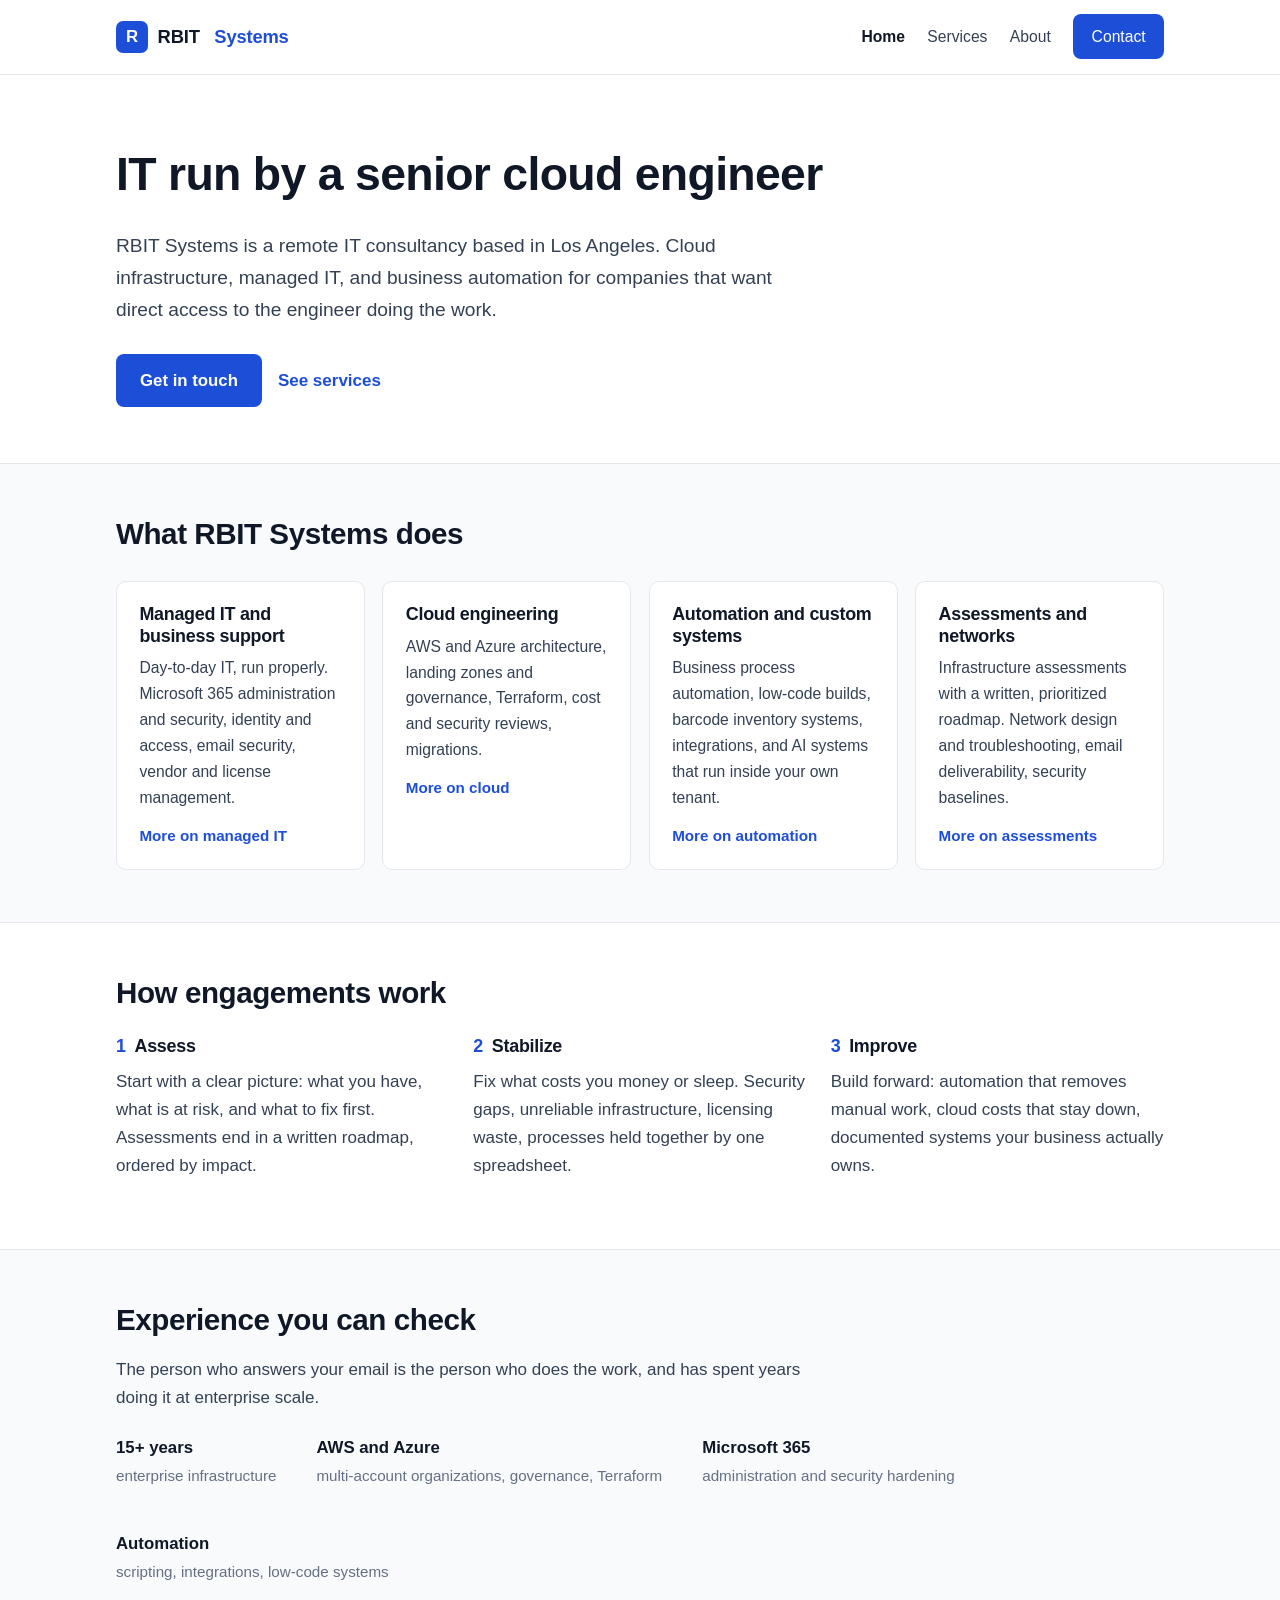
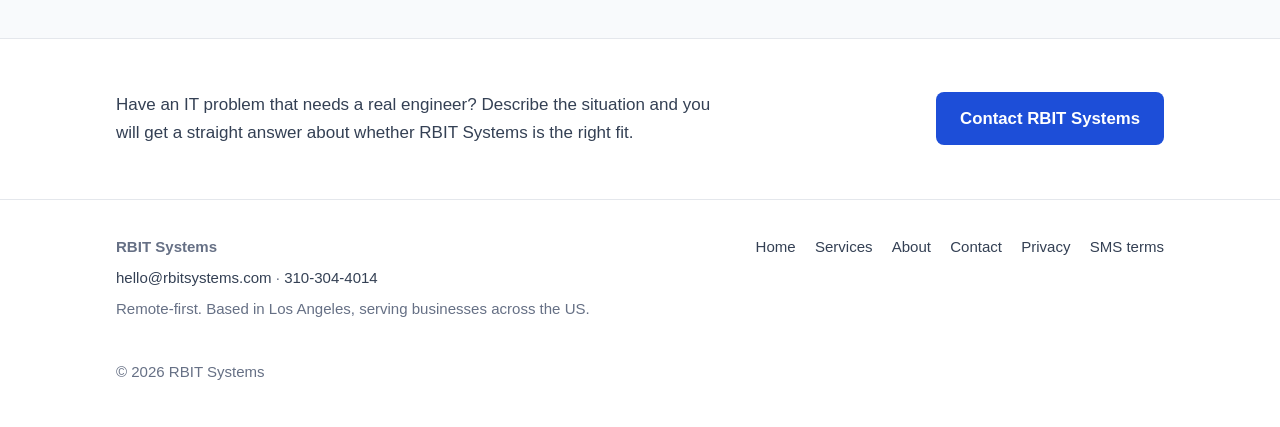
<file: index.html>
<!DOCTYPE html>
<html lang="en">
<head>
  <meta charset="utf-8">
  <meta name="viewport" content="width=device-width, initial-scale=1">
  <title>Managed IT and cloud engineering | RBIT Systems</title>
  <meta name="description" content="RBIT Systems is a remote IT consultancy based in Los Angeles. Cloud engineering, managed IT, and business automation, handled by a senior engineer, not a ticket queue.">
  <link rel="canonical" href="https://rbitsystems.com/">
  <meta property="og:title" content="Managed IT and cloud engineering | RBIT Systems">
  <meta property="og:description" content="Cloud engineering, managed IT, and business automation, handled by a senior engineer, not a ticket queue.">
  <meta property="og:url" content="https://rbitsystems.com/">
  <meta property="og:type" content="website">
  <meta property="og:image" content="https://rbitsystems.com/assets/og-image.png">
  <meta name="twitter:card" content="summary_large_image">
  <link rel="icon" href="/assets/favicon.svg" type="image/svg+xml">
  <link rel="stylesheet" href="/assets/style.css">
  <script type="application/ld+json">
  {
    "@context": "https://schema.org",
    "@type": "ProfessionalService",
    "name": "RBIT Systems",
    "url": "https://rbitsystems.com/",
    "email": "hello@rbitsystems.com",
    "telephone": "+1-310-304-4014",
    "description": "Remote IT consultancy: cloud engineering, managed IT, business process automation, and AI implementation for businesses across the US.",
    "areaServed": "US",
    "address": {
      "@type": "PostalAddress",
      "addressLocality": "Los Angeles",
      "addressRegion": "CA",
      "addressCountry": "US"
    },
    "sameAs": []
  }
  </script>
</head>
<body>

<header class="site-header">
  <div class="container">
    <a class="brand" href="/"><span class="tile">R</span>RBIT&nbsp;<span class="sub">Systems</span></a>
    <nav class="site-nav" aria-label="Main">
      <a href="/" aria-current="page">Home</a>
      <a href="/services">Services</a>
      <a href="/about">About</a>
      <a class="btn" href="/contact">Contact</a>
    </nav>
  </div>
</header>

<main>

  <section class="hero">
    <div class="container">
      <h1>IT run by a senior cloud engineer</h1>
      <p class="lead">RBIT Systems is a remote IT consultancy based in Los Angeles. Cloud infrastructure, managed IT, and business automation for companies that want direct access to the engineer doing the work.</p>
      <div class="actions">
        <a class="btn btn-lg" href="/contact">Get in touch</a>
        <a class="alt" href="/services">See services</a>
      </div>
    </div>
  </section>

  <section class="section surface">
    <div class="container">
      <h2>What RBIT Systems does</h2>
      <div class="cards">
        <div class="card">
          <h3>Managed IT and business support</h3>
          <p>Day-to-day IT, run properly. Microsoft 365 administration and security, identity and access, email security, vendor and license management.</p>
          <a href="/services#managed-it">More on managed IT</a>
        </div>
        <div class="card">
          <h3>Cloud engineering</h3>
          <p>AWS and Azure architecture, landing zones and governance, Terraform, cost and security reviews, migrations.</p>
          <a href="/services#cloud">More on cloud</a>
        </div>
        <div class="card">
          <h3>Automation and custom systems</h3>
          <p>Business process automation, low-code builds, barcode inventory systems, integrations, and AI systems that run inside your own tenant.</p>
          <a href="/services#automation">More on automation</a>
        </div>
        <div class="card">
          <h3>Assessments and networks</h3>
          <p>Infrastructure assessments with a written, prioritized roadmap. Network design and troubleshooting, email deliverability, security baselines.</p>
          <a href="/services#assessments">More on assessments</a>
        </div>
      </div>
    </div>
  </section>

  <section class="section">
    <div class="container">
      <h2>How engagements work</h2>
      <div class="steps">
        <div class="step">
          <h3><span class="num">1</span> Assess</h3>
          <p>Start with a clear picture: what you have, what is at risk, and what to fix first. Assessments end in a written roadmap, ordered by impact.</p>
        </div>
        <div class="step">
          <h3><span class="num">2</span> Stabilize</h3>
          <p>Fix what costs you money or sleep. Security gaps, unreliable infrastructure, licensing waste, processes held together by one spreadsheet.</p>
        </div>
        <div class="step">
          <h3><span class="num">3</span> Improve</h3>
          <p>Build forward: automation that removes manual work, cloud costs that stay down, documented systems your business actually owns.</p>
        </div>
      </div>
    </div>
  </section>

  <section class="section surface">
    <div class="container">
      <h2>Experience you can check</h2>
      <p class="section-intro">The person who answers your email is the person who does the work, and has spent years doing it at enterprise scale.</p>
      <div class="cred">
        <div><strong>15+ years</strong><span>enterprise infrastructure</span></div>
        <div><strong>AWS and Azure</strong><span>multi-account organizations, governance, Terraform</span></div>
        <div><strong>Microsoft 365</strong><span>administration and security hardening</span></div>
        <div><strong>Automation</strong><span>scripting, integrations, low-code systems</span></div>
      </div>
    </div>
  </section>

  <section class="section cta-band">
    <div class="container">
      <p>Have an IT problem that needs a real engineer? Describe the situation and you will get a straight answer about whether RBIT Systems is the right fit.</p>
      <a class="btn btn-lg" href="/contact">Contact RBIT Systems</a>
    </div>
  </section>

</main>

<footer class="site-footer">
  <div class="container">
    <div>
      <div><strong>RBIT Systems</strong></div>
      <div class="fine"><a href="mailto:hello@rbitsystems.com">hello@rbitsystems.com</a> &middot; <a href="tel:+13103044014">310-304-4014</a></div>
      <div class="fine">Remote-first. Based in Los Angeles, serving businesses across the US.</div>
    </div>
    <nav aria-label="Footer">
      <a href="/">Home</a>
      <a href="/services">Services</a>
      <a href="/about">About</a>
      <a href="/contact">Contact</a>
      <a href="/privacy-policy">Privacy</a>
      <a href="/sms-terms">SMS terms</a>
    </nav>
    <div class="fine">&copy; 2026 RBIT Systems</div>
  </div>
</footer>

</body>
</html>
</file>
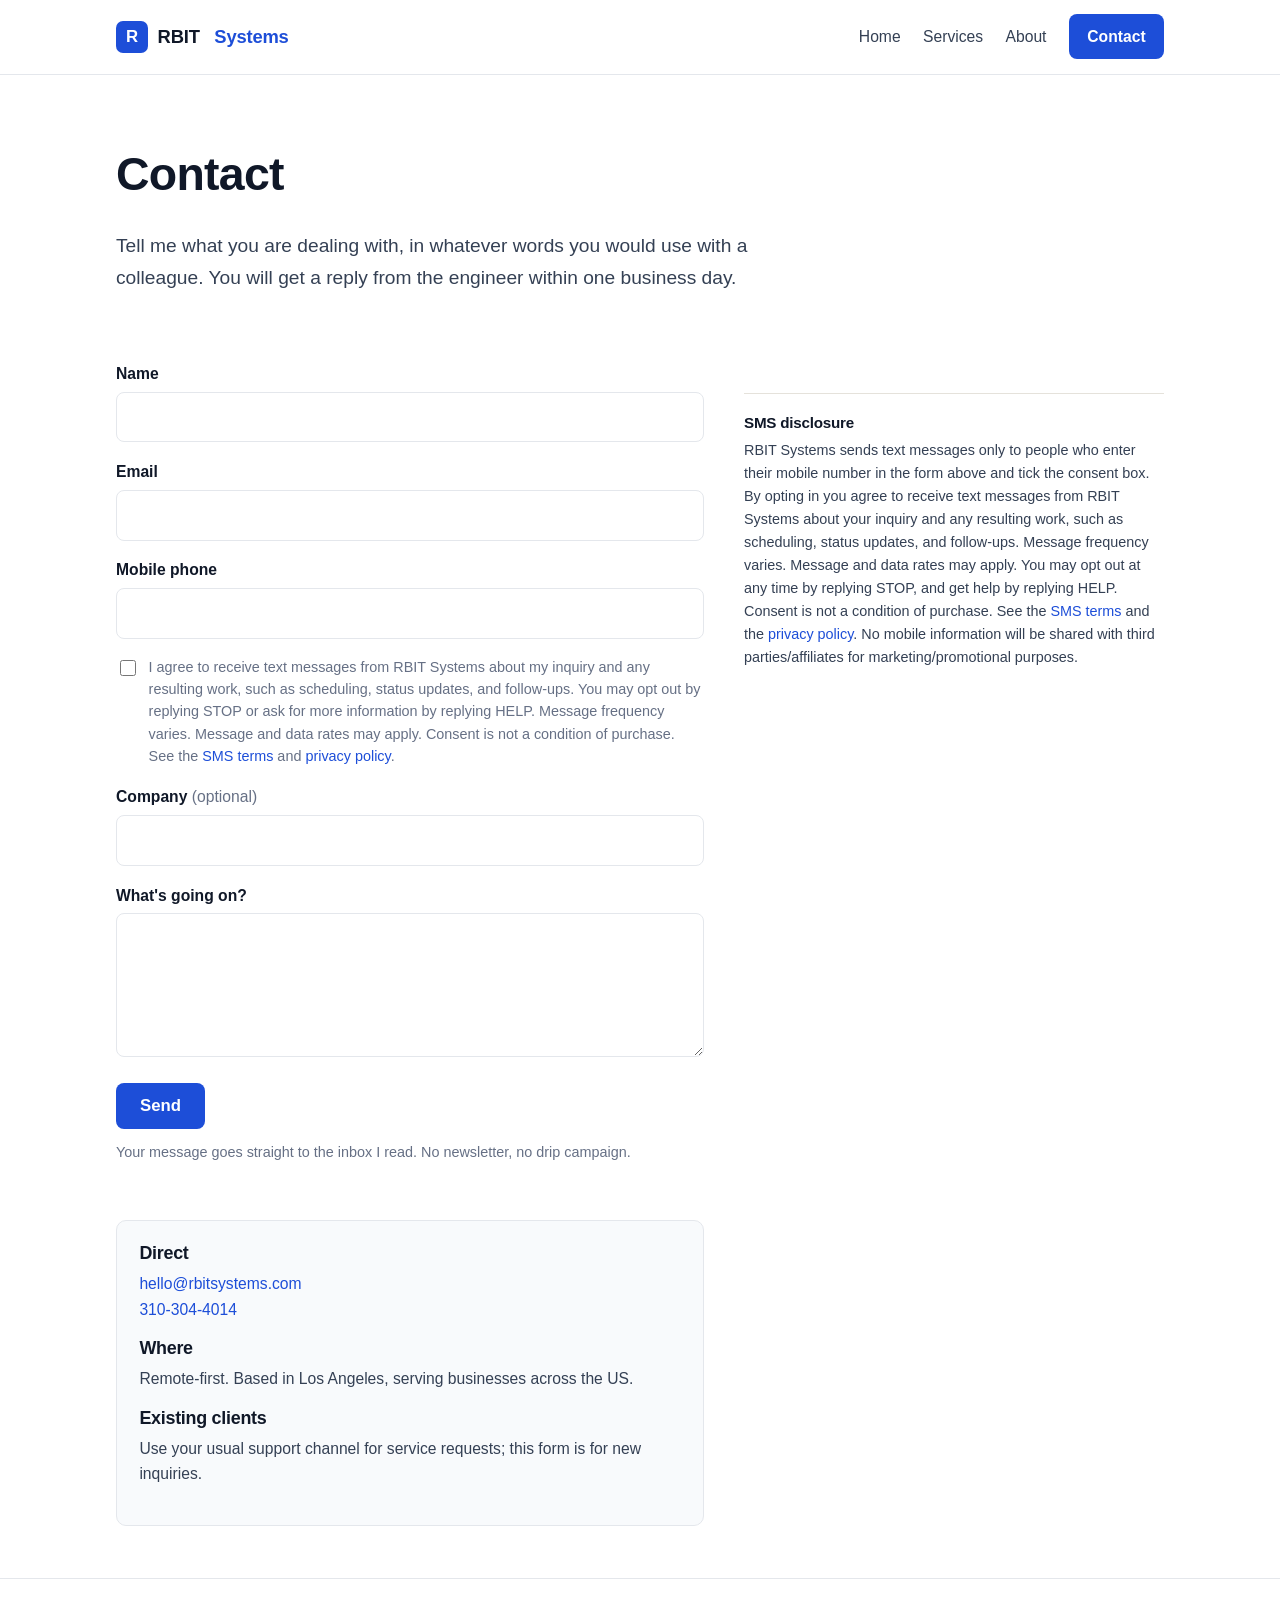
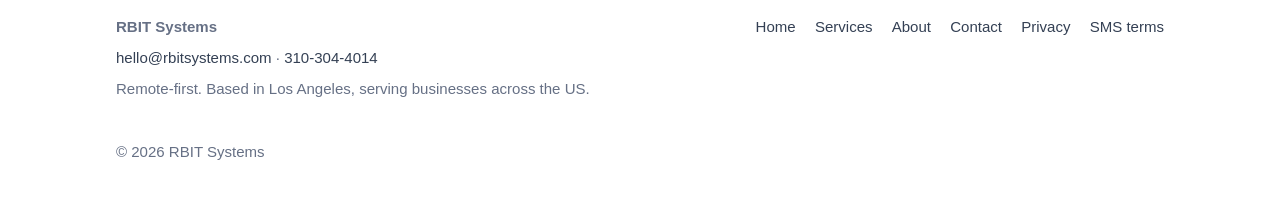
<file: contact/index.html>
<!DOCTYPE html>
<html lang="en">
<head>
  <meta charset="utf-8">
  <meta name="viewport" content="width=device-width, initial-scale=1">
  <title>Contact | RBIT Systems</title>
  <meta name="description" content="Describe your IT problem and get a reply from the engineer within one business day. Remote-first, based in Los Angeles, serving businesses across the US.">
  <link rel="canonical" href="https://rbitsystems.com/contact">
  <meta property="og:title" content="Contact | RBIT Systems">
  <meta property="og:description" content="Describe your IT problem and get a reply from the engineer within one business day.">
  <meta property="og:url" content="https://rbitsystems.com/contact">
  <meta property="og:type" content="website">
  <meta property="og:image" content="https://rbitsystems.com/assets/og-image.png">
  <meta name="twitter:card" content="summary_large_image">
  <link rel="icon" href="/assets/favicon.svg" type="image/svg+xml">
  <link rel="stylesheet" href="/assets/style.css">
  <script src="https://challenges.cloudflare.com/turnstile/v0/api.js" async defer></script>
  <script type="application/ld+json">
  {
    "@context": "https://schema.org",
    "@type": "ContactPage",
    "url": "https://rbitsystems.com/contact",
    "mainEntity": {
      "@type": "Organization",
      "name": "RBIT Systems",
      "url": "https://rbitsystems.com/",
      "contactPoint": {
        "@type": "ContactPoint",
        "contactType": "sales",
        "email": "hello@rbitsystems.com",
        "telephone": "+1-310-304-4014",
        "areaServed": "US",
        "availableLanguage": "English"
      }
    }
  }
  </script>
</head>
<body>

<header class="site-header">
  <div class="container">
    <a class="brand" href="/"><span class="tile">R</span>RBIT&nbsp;<span class="sub">Systems</span></a>
    <nav class="site-nav" aria-label="Main">
      <a href="/">Home</a>
      <a href="/services">Services</a>
      <a href="/about">About</a>
      <a class="btn" href="/contact" aria-current="page">Contact</a>
    </nav>
  </div>
</header>

<main>

  <section class="hero" style="padding-bottom:2rem">
    <div class="container">
      <h1>Contact</h1>
      <p class="lead">Tell me what you are dealing with, in whatever words you would use with a colleague. You will get a reply from the engineer within one business day.</p>
    </div>
  </section>

  <section class="section" style="padding-top:1rem">
    <div class="container contact-grid">

      <form method="POST" action="/api/contact">
        <div class="field">
          <label for="name">Name</label>
          <input type="text" id="name" name="name" required maxlength="200" autocomplete="name">
        </div>
        <div class="field">
          <label for="email">Email</label>
          <input type="email" id="email" name="email" required maxlength="320" autocomplete="email">
        </div>
        <div class="field">
          <label for="phone">Mobile phone</label>
          <input type="tel" id="phone" name="phone" required maxlength="25" autocomplete="tel">
        </div>
        <div class="consent">
          <input type="checkbox" id="sms_consent" name="sms_consent" value="yes">
          <label for="sms_consent">I agree to receive text messages from RBIT Systems about my inquiry and any resulting work, such as scheduling, status updates, and follow-ups. You may opt out by replying STOP or ask for more information by replying HELP. Message frequency varies. Message and data rates may apply. Consent is not a condition of purchase. See the <a href="/sms-terms">SMS terms</a> and <a href="/privacy-policy">privacy policy</a>.</label>
        </div>
        <div class="field">
          <label for="company">Company <span class="opt">(optional)</span></label>
          <input type="text" id="company" name="company" maxlength="200" autocomplete="organization">
        </div>
        <div class="field">
          <label for="message">What's going on?</label>
          <textarea id="message" name="message" required maxlength="5000"></textarea>
        </div>
        <div class="hp" aria-hidden="true">
          <label for="website">Website</label>
          <input type="text" id="website" name="website" tabindex="-1" autocomplete="off">
        </div>
        <div class="field">
          <!-- Turnstile site key: replace placeholder with the real key from the Cloudflare dashboard.
               Test key 1x00000000000000000000AA always passes (local dev). -->
          <div class="cf-turnstile" data-sitekey="1x00000000000000000000AA"></div>
        </div>
        <button class="btn btn-lg" type="submit">Send</button>
        <p class="form-note" style="margin-top:0.8rem">Your message goes straight to the inbox I read. No newsletter, no drip campaign.</p>
      </form>

      <div class="sms-disclosure">
        <h2>SMS disclosure</h2>
        <p>RBIT Systems sends text messages only to people who enter their mobile number in the form above and tick the consent box. By opting in you agree to receive text messages from RBIT Systems about your inquiry and any resulting work, such as scheduling, status updates, and follow-ups. Message frequency varies. Message and data rates may apply. You may opt out at any time by replying STOP, and get help by replying HELP. Consent is not a condition of purchase. See the <a href="/sms-terms">SMS terms</a> and the <a href="/privacy-policy">privacy policy</a>. No mobile information will be shared with third parties/affiliates for marketing/promotional purposes.</p>
      </div>

      <aside class="contact-aside">
        <h3>Direct</h3>
        <p><a href="mailto:hello@rbitsystems.com">hello@rbitsystems.com</a><br><a href="tel:+13103044014">310-304-4014</a></p>
        <h3>Where</h3>
        <p>Remote-first. Based in Los Angeles, serving businesses across the US.</p>
        <h3>Existing clients</h3>
        <p>Use your usual support channel for service requests; this form is for new inquiries.</p>
      </aside>

    </div>
  </section>

</main>

<footer class="site-footer">
  <div class="container">
    <div>
      <div><strong>RBIT Systems</strong></div>
      <div class="fine"><a href="mailto:hello@rbitsystems.com">hello@rbitsystems.com</a> &middot; <a href="tel:+13103044014">310-304-4014</a></div>
      <div class="fine">Remote-first. Based in Los Angeles, serving businesses across the US.</div>
    </div>
    <nav aria-label="Footer">
      <a href="/">Home</a>
      <a href="/services">Services</a>
      <a href="/about">About</a>
      <a href="/contact">Contact</a>
      <a href="/privacy-policy">Privacy</a>
      <a href="/sms-terms">SMS terms</a>
    </nav>
    <div class="fine">&copy; 2026 RBIT Systems</div>
  </div>
</footer>

</body>
</html>
</file>
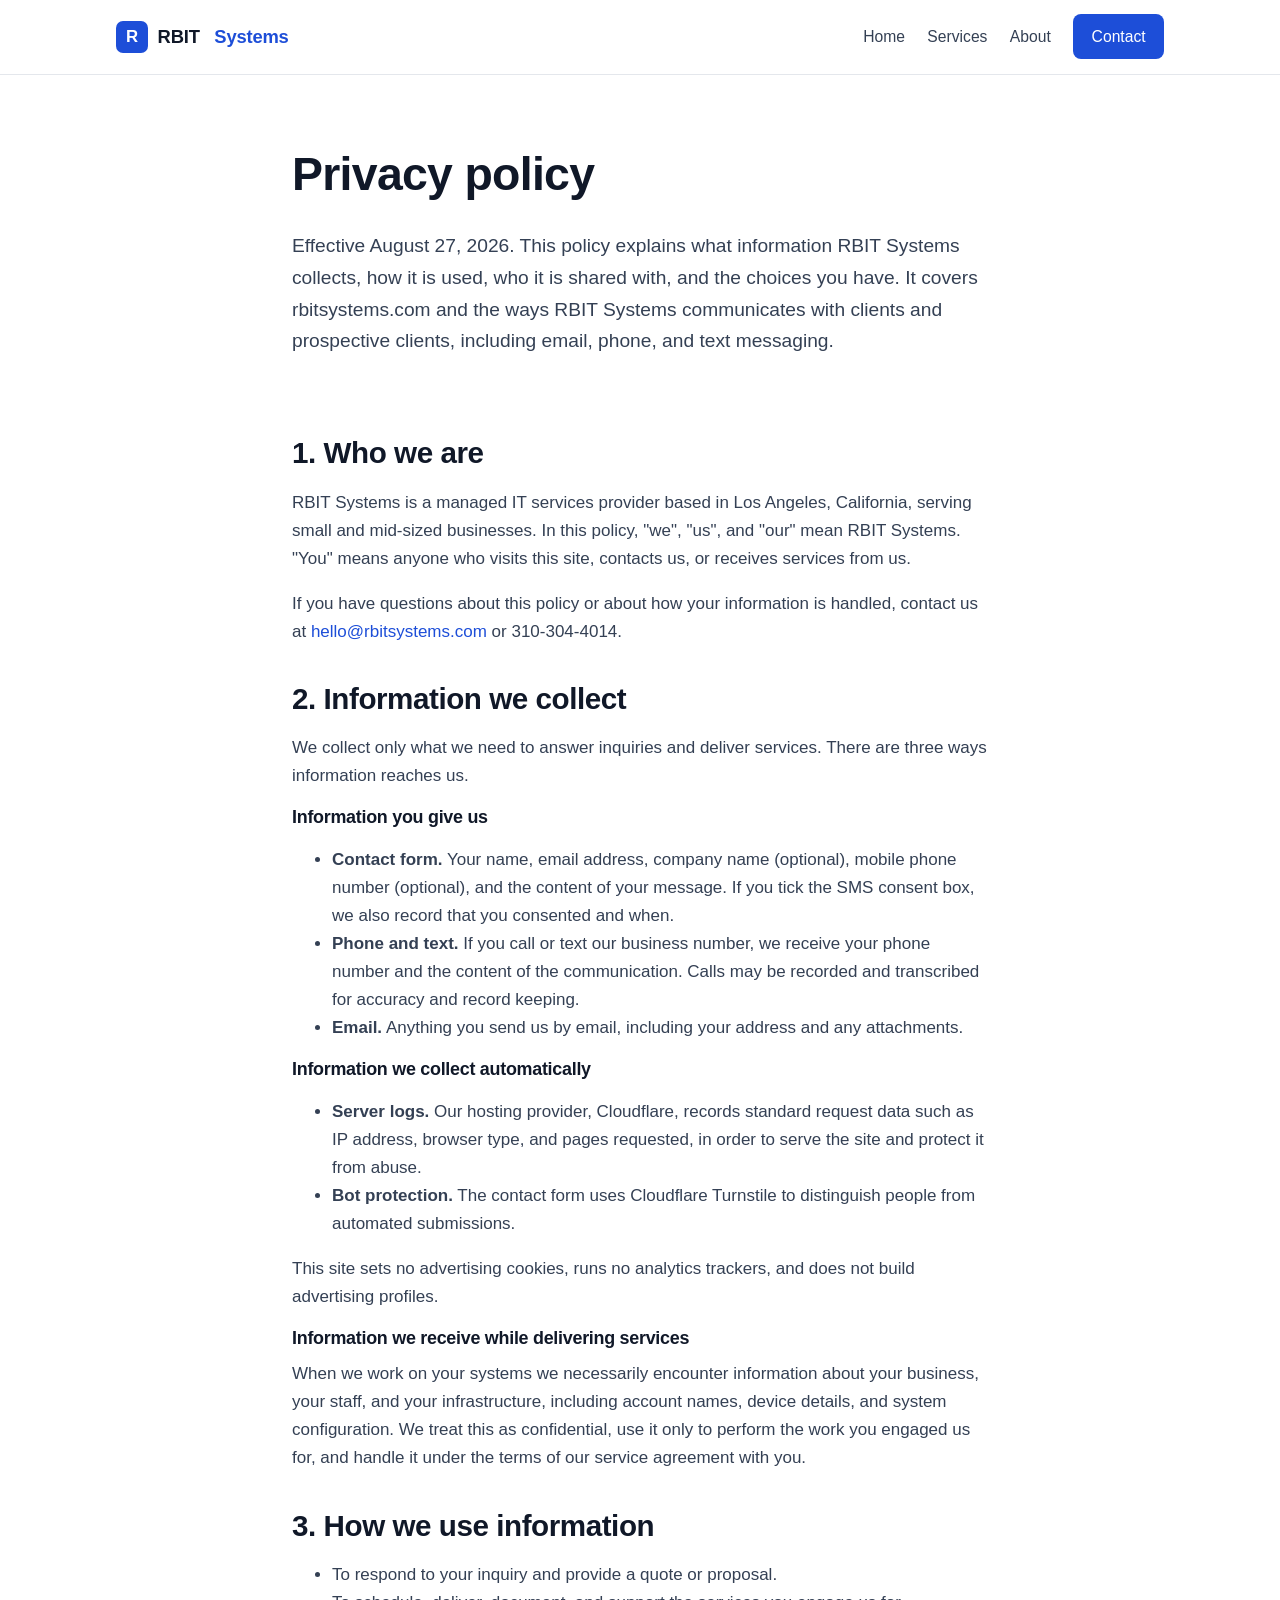
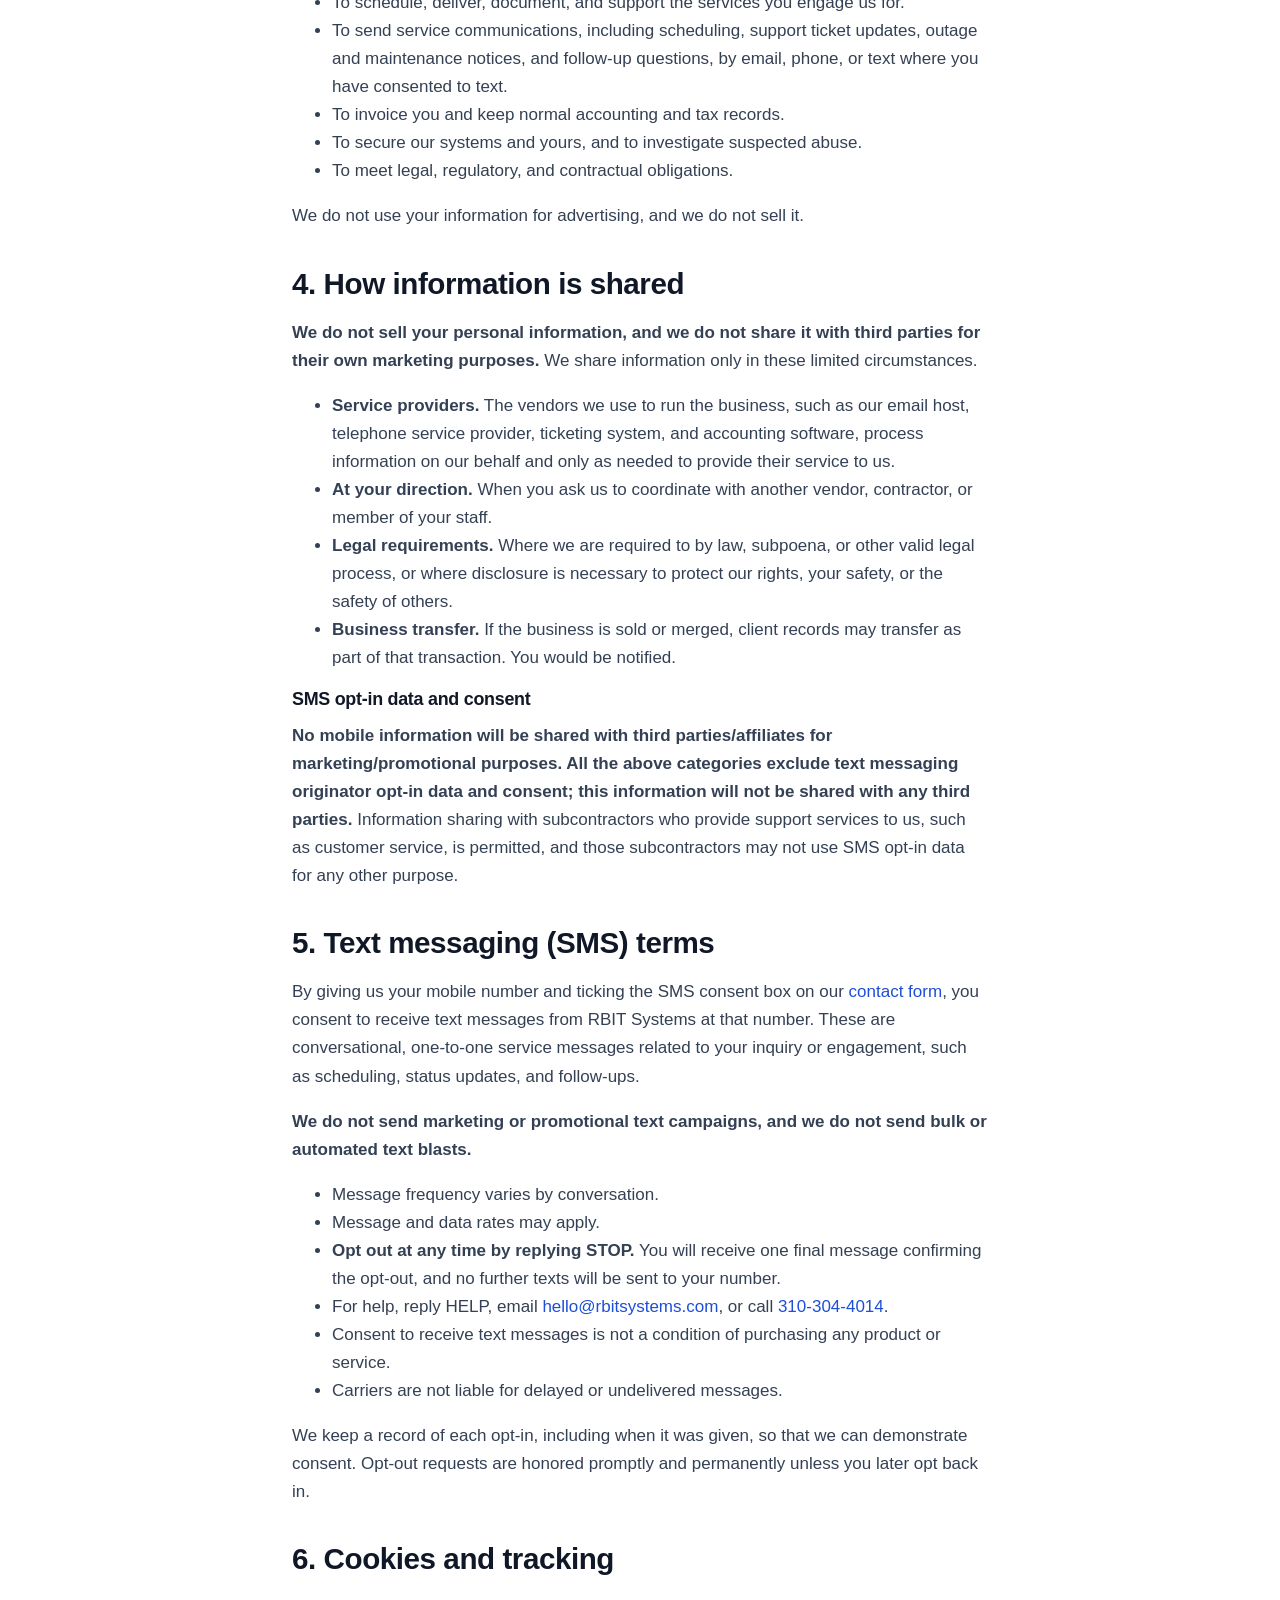
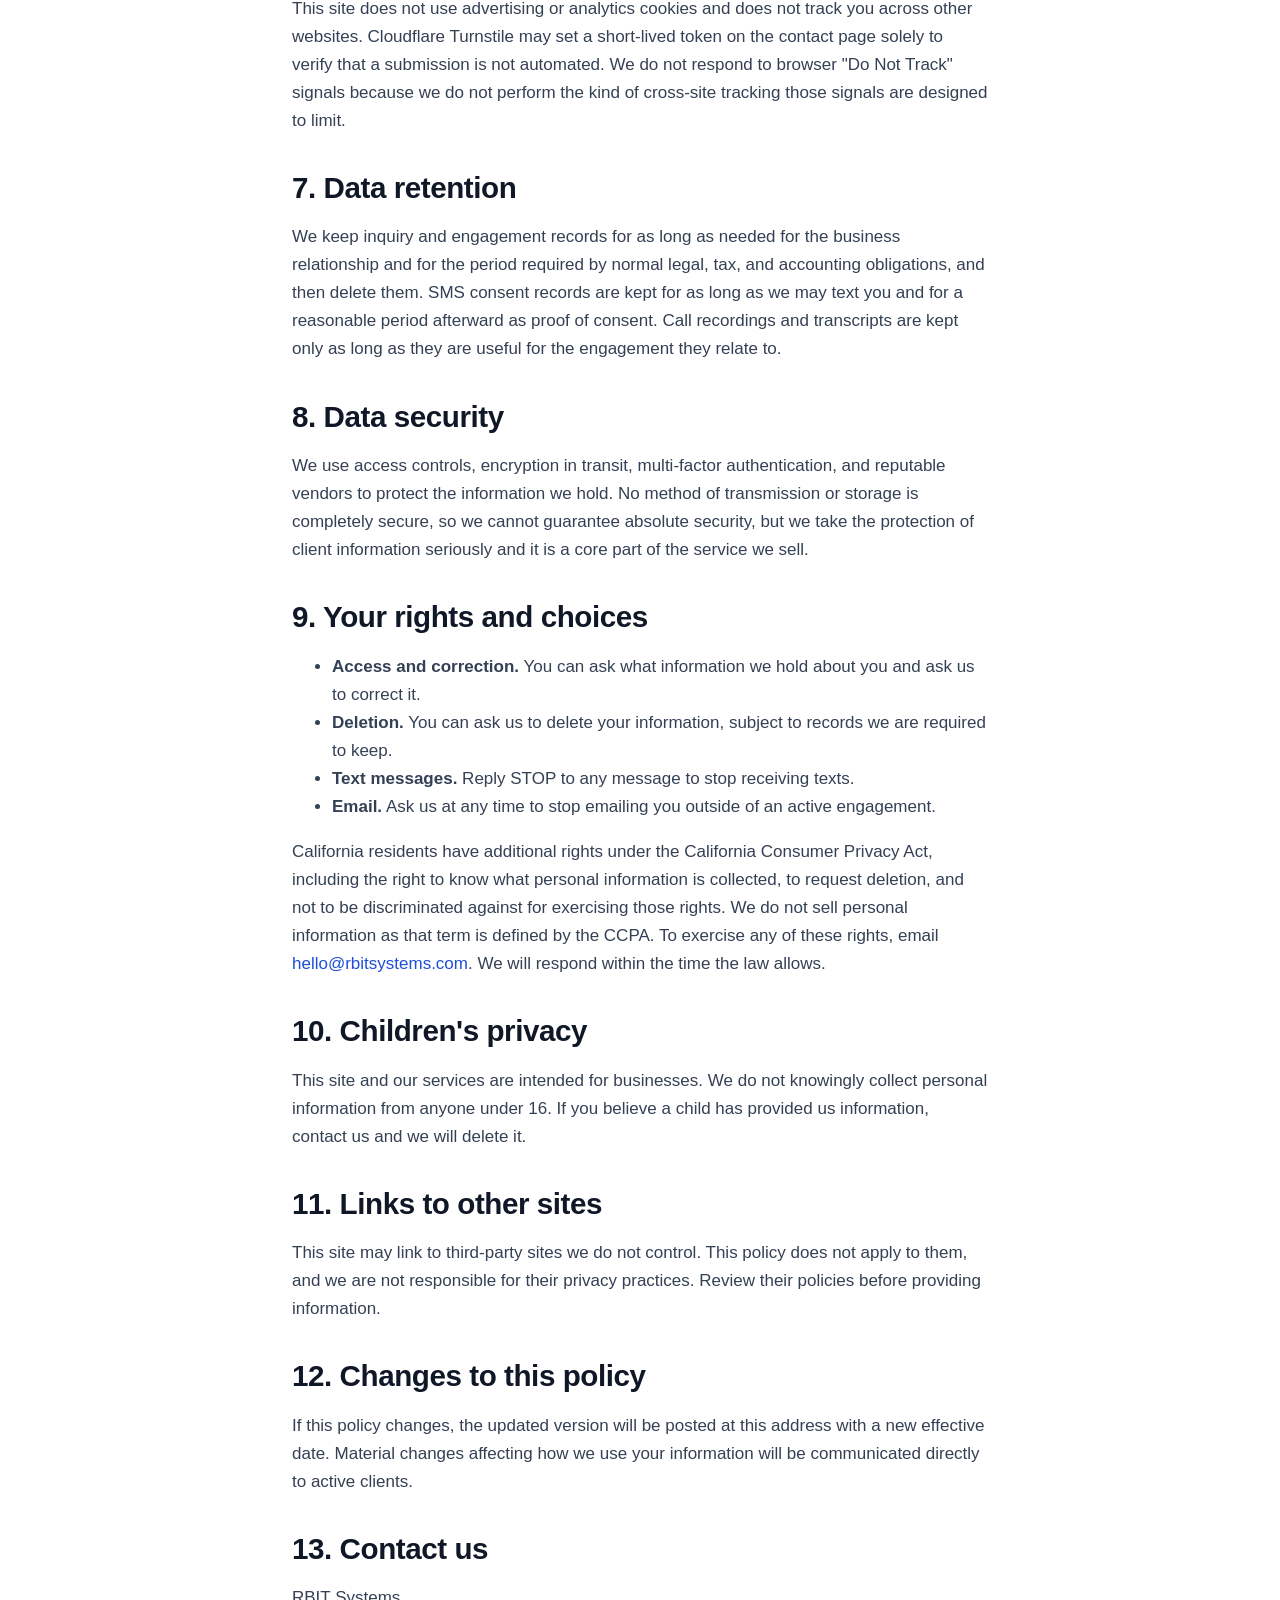
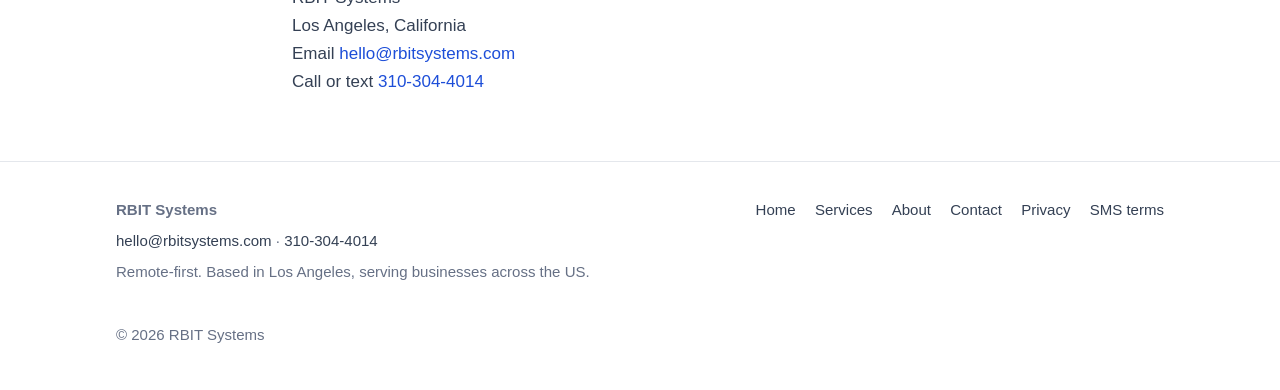
<file: privacy-policy/index.html>
<!DOCTYPE html>
<html lang="en">
<head>
  <meta charset="utf-8">
  <meta name="viewport" content="width=device-width, initial-scale=1">
  <title>Privacy policy | RBIT Systems</title>
  <meta name="description" content="RBIT Systems privacy policy: what information the site and business collect, how it is used, and the SMS text messaging terms including opt-out.">
  <link rel="canonical" href="https://rbitsystems.com/privacy-policy">
  <meta property="og:title" content="Privacy policy | RBIT Systems">
  <meta property="og:description" content="What information RBIT Systems collects, how it is used, and the SMS text messaging terms.">
  <meta property="og:url" content="https://rbitsystems.com/privacy-policy">
  <meta property="og:type" content="website">
  <meta property="og:image" content="https://rbitsystems.com/assets/og-image.png">
  <meta name="twitter:card" content="summary_large_image">
  <link rel="icon" href="/assets/favicon.svg" type="image/svg+xml">
  <link rel="stylesheet" href="/assets/style.css">
</head>
<body>

<header class="site-header">
  <div class="container">
    <a class="brand" href="/"><span class="tile">R</span>RBIT&nbsp;<span class="sub">Systems</span></a>
    <nav class="site-nav" aria-label="Main">
      <a href="/">Home</a>
      <a href="/services">Services</a>
      <a href="/about">About</a>
      <a class="btn" href="/contact">Contact</a>
    </nav>
  </div>
</header>

<main>

  <section class="hero" style="padding-bottom:1.5rem">
    <div class="container prose">
      <h1>Privacy policy</h1>
      <p class="lead">Effective August 27, 2026. This policy explains what information RBIT Systems collects, how it is used, who it is shared with, and the choices you have. It covers rbitsystems.com and the ways RBIT Systems communicates with clients and prospective clients, including email, phone, and text messaging.</p>
    </div>
  </section>

  <div class="container prose" style="padding-bottom:3rem">

    <h2>1. Who we are</h2>
    <p>RBIT Systems is a managed IT services provider based in Los Angeles, California, serving small and mid-sized businesses. In this policy, "we", "us", and "our" mean RBIT Systems. "You" means anyone who visits this site, contacts us, or receives services from us.</p>
    <p>If you have questions about this policy or about how your information is handled, contact us at <a href="mailto:hello@rbitsystems.com">hello@rbitsystems.com</a> or 310-304-4014.</p>

    <h2>2. Information we collect</h2>
    <p>We collect only what we need to answer inquiries and deliver services. There are three ways information reaches us.</p>

    <h3>Information you give us</h3>
    <ul>
      <li><strong>Contact form.</strong> Your name, email address, company name (optional), mobile phone number (optional), and the content of your message. If you tick the SMS consent box, we also record that you consented and when.</li>
      <li><strong>Phone and text.</strong> If you call or text our business number, we receive your phone number and the content of the communication. Calls may be recorded and transcribed for accuracy and record keeping.</li>
      <li><strong>Email.</strong> Anything you send us by email, including your address and any attachments.</li>
    </ul>

    <h3>Information we collect automatically</h3>
    <ul>
      <li><strong>Server logs.</strong> Our hosting provider, Cloudflare, records standard request data such as IP address, browser type, and pages requested, in order to serve the site and protect it from abuse.</li>
      <li><strong>Bot protection.</strong> The contact form uses Cloudflare Turnstile to distinguish people from automated submissions.</li>
    </ul>
    <p>This site sets no advertising cookies, runs no analytics trackers, and does not build advertising profiles.</p>

    <h3>Information we receive while delivering services</h3>
    <p>When we work on your systems we necessarily encounter information about your business, your staff, and your infrastructure, including account names, device details, and system configuration. We treat this as confidential, use it only to perform the work you engaged us for, and handle it under the terms of our service agreement with you.</p>

    <h2>3. How we use information</h2>
    <ul>
      <li>To respond to your inquiry and provide a quote or proposal.</li>
      <li>To schedule, deliver, document, and support the services you engage us for.</li>
      <li>To send service communications, including scheduling, support ticket updates, outage and maintenance notices, and follow-up questions, by email, phone, or text where you have consented to text.</li>
      <li>To invoice you and keep normal accounting and tax records.</li>
      <li>To secure our systems and yours, and to investigate suspected abuse.</li>
      <li>To meet legal, regulatory, and contractual obligations.</li>
    </ul>
    <p>We do not use your information for advertising, and we do not sell it.</p>

    <h2>4. How information is shared</h2>
    <p><strong>We do not sell your personal information, and we do not share it with third parties for their own marketing purposes.</strong> We share information only in these limited circumstances.</p>
    <ul>
      <li><strong>Service providers.</strong> The vendors we use to run the business, such as our email host, telephone service provider, ticketing system, and accounting software, process information on our behalf and only as needed to provide their service to us.</li>
      <li><strong>At your direction.</strong> When you ask us to coordinate with another vendor, contractor, or member of your staff.</li>
      <li><strong>Legal requirements.</strong> Where we are required to by law, subpoena, or other valid legal process, or where disclosure is necessary to protect our rights, your safety, or the safety of others.</li>
      <li><strong>Business transfer.</strong> If the business is sold or merged, client records may transfer as part of that transaction. You would be notified.</li>
    </ul>
    <h3>SMS opt-in data and consent</h3>
    <p><strong>No mobile information will be shared with third parties/affiliates for marketing/promotional purposes. All the above categories exclude text messaging originator opt-in data and consent; this information will not be shared with any third parties.</strong> Information sharing with subcontractors who provide support services to us, such as customer service, is permitted, and those subcontractors may not use SMS opt-in data for any other purpose.</p>

    <h2>5. Text messaging (SMS) terms</h2>
    <p>By giving us your mobile number and ticking the SMS consent box on our <a href="/contact">contact form</a>, you consent to receive text messages from RBIT Systems at that number. These are conversational, one-to-one service messages related to your inquiry or engagement, such as scheduling, status updates, and follow-ups.</p>
    <p><strong>We do not send marketing or promotional text campaigns, and we do not send bulk or automated text blasts.</strong></p>
    <ul>
      <li>Message frequency varies by conversation.</li>
      <li>Message and data rates may apply.</li>
      <li><strong>Opt out at any time by replying STOP.</strong> You will receive one final message confirming the opt-out, and no further texts will be sent to your number.</li>
      <li>For help, reply HELP, email <a href="mailto:hello@rbitsystems.com">hello@rbitsystems.com</a>, or call <a href="tel:+13103044014">310-304-4014</a>.</li>
      <li>Consent to receive text messages is not a condition of purchasing any product or service.</li>
      <li>Carriers are not liable for delayed or undelivered messages.</li>
    </ul>
    <p>We keep a record of each opt-in, including when it was given, so that we can demonstrate consent. Opt-out requests are honored promptly and permanently unless you later opt back in.</p>

    <h2>6. Cookies and tracking</h2>
    <p>This site does not use advertising or analytics cookies and does not track you across other websites. Cloudflare Turnstile may set a short-lived token on the contact page solely to verify that a submission is not automated. We do not respond to browser "Do Not Track" signals because we do not perform the kind of cross-site tracking those signals are designed to limit.</p>

    <h2>7. Data retention</h2>
    <p>We keep inquiry and engagement records for as long as needed for the business relationship and for the period required by normal legal, tax, and accounting obligations, and then delete them. SMS consent records are kept for as long as we may text you and for a reasonable period afterward as proof of consent. Call recordings and transcripts are kept only as long as they are useful for the engagement they relate to.</p>

    <h2>8. Data security</h2>
    <p>We use access controls, encryption in transit, multi-factor authentication, and reputable vendors to protect the information we hold. No method of transmission or storage is completely secure, so we cannot guarantee absolute security, but we take the protection of client information seriously and it is a core part of the service we sell.</p>

    <h2>9. Your rights and choices</h2>
    <ul>
      <li><strong>Access and correction.</strong> You can ask what information we hold about you and ask us to correct it.</li>
      <li><strong>Deletion.</strong> You can ask us to delete your information, subject to records we are required to keep.</li>
      <li><strong>Text messages.</strong> Reply STOP to any message to stop receiving texts.</li>
      <li><strong>Email.</strong> Ask us at any time to stop emailing you outside of an active engagement.</li>
    </ul>
    <p>California residents have additional rights under the California Consumer Privacy Act, including the right to know what personal information is collected, to request deletion, and not to be discriminated against for exercising those rights. We do not sell personal information as that term is defined by the CCPA. To exercise any of these rights, email <a href="mailto:hello@rbitsystems.com">hello@rbitsystems.com</a>. We will respond within the time the law allows.</p>

    <h2>10. Children's privacy</h2>
    <p>This site and our services are intended for businesses. We do not knowingly collect personal information from anyone under 16. If you believe a child has provided us information, contact us and we will delete it.</p>

    <h2>11. Links to other sites</h2>
    <p>This site may link to third-party sites we do not control. This policy does not apply to them, and we are not responsible for their privacy practices. Review their policies before providing information.</p>

    <h2>12. Changes to this policy</h2>
    <p>If this policy changes, the updated version will be posted at this address with a new effective date. Material changes affecting how we use your information will be communicated directly to active clients.</p>

    <h2>13. Contact us</h2>
    <p>RBIT Systems<br>
    Los Angeles, California<br>
    Email <a href="mailto:hello@rbitsystems.com">hello@rbitsystems.com</a><br>
    Call or text <a href="tel:+13103044014">310-304-4014</a></p>

  </div>

</main>

<footer class="site-footer">
  <div class="container">
    <div>
      <div><strong>RBIT Systems</strong></div>
      <div class="fine"><a href="mailto:hello@rbitsystems.com">hello@rbitsystems.com</a> &middot; <a href="tel:+13103044014">310-304-4014</a></div>
      <div class="fine">Remote-first. Based in Los Angeles, serving businesses across the US.</div>
    </div>
    <nav aria-label="Footer">
      <a href="/">Home</a>
      <a href="/services">Services</a>
      <a href="/about">About</a>
      <a href="/contact">Contact</a>
      <a href="/privacy-policy">Privacy</a>
      <a href="/sms-terms">SMS terms</a>
    </nav>
    <div class="fine">&copy; 2026 RBIT Systems</div>
  </div>
</footer>

</body>
</html>
</file>
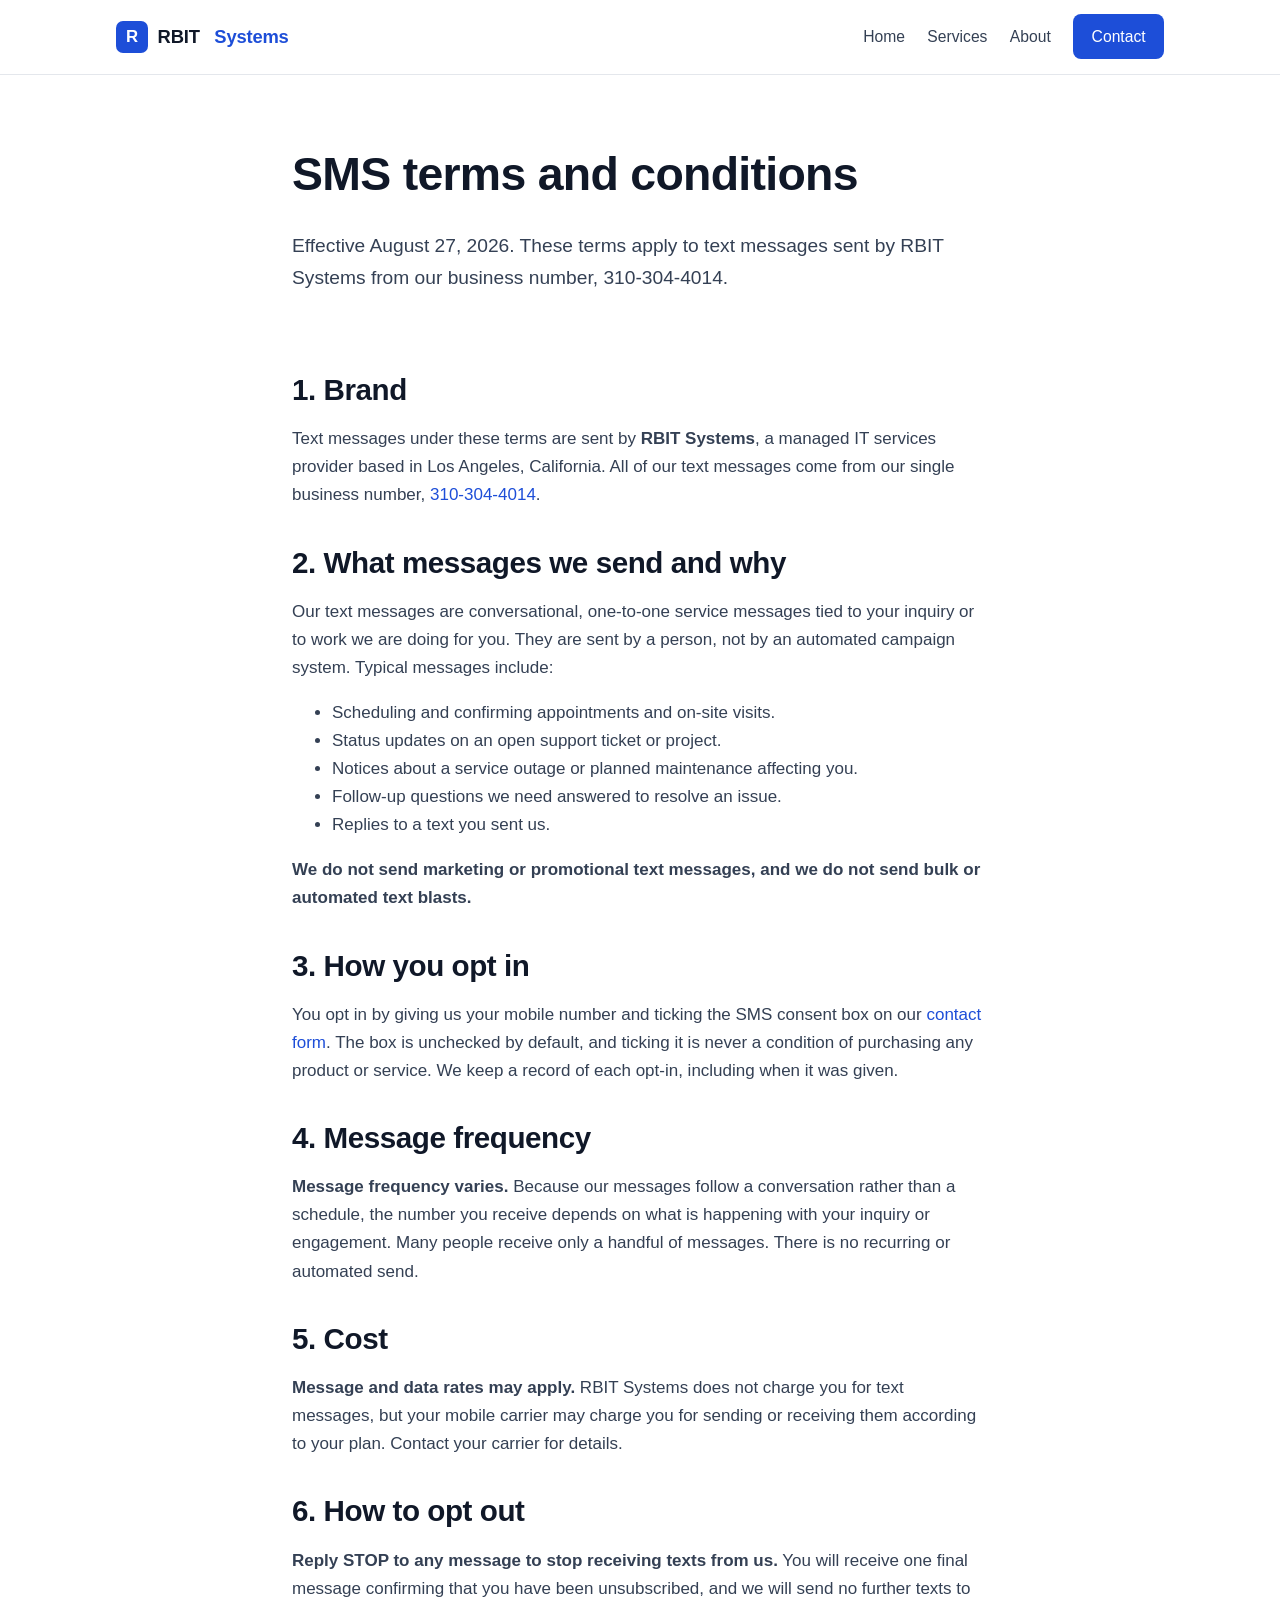
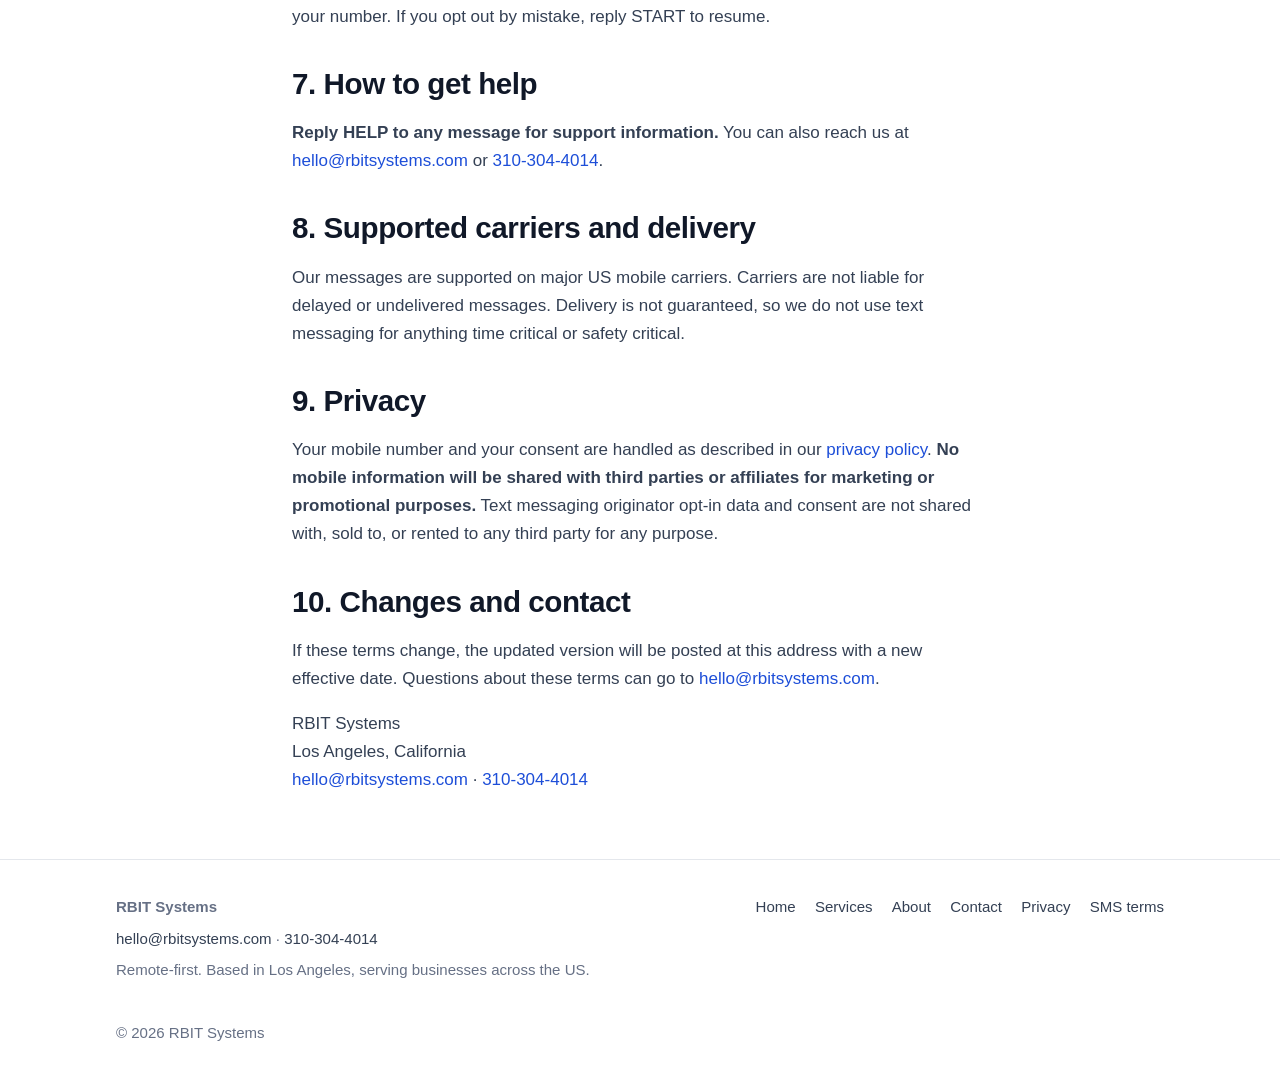
<file: sms-terms/index.html>
<!DOCTYPE html>
<html lang="en">
<head>
  <meta charset="utf-8">
  <meta name="viewport" content="width=device-width, initial-scale=1">
  <title>SMS terms and conditions | RBIT Systems</title>
  <meta name="description" content="RBIT Systems SMS terms and conditions: what text messages we send, how often, how to opt out with STOP, and how to get help with HELP.">
  <link rel="canonical" href="https://rbitsystems.com/sms-terms">
  <meta property="og:title" content="SMS terms and conditions | RBIT Systems">
  <meta property="og:description" content="What text messages RBIT Systems sends, how often, and how to opt out.">
  <meta property="og:url" content="https://rbitsystems.com/sms-terms">
  <meta property="og:type" content="website">
  <meta property="og:image" content="https://rbitsystems.com/assets/og-image.png">
  <meta name="twitter:card" content="summary_large_image">
  <link rel="icon" href="/assets/favicon.svg" type="image/svg+xml">
  <link rel="stylesheet" href="/assets/style.css">
</head>
<body>

<header class="site-header">
  <div class="container">
    <a class="brand" href="/"><span class="tile">R</span>RBIT&nbsp;<span class="sub">Systems</span></a>
    <nav class="site-nav" aria-label="Main">
      <a href="/">Home</a>
      <a href="/services">Services</a>
      <a href="/about">About</a>
      <a class="btn" href="/contact">Contact</a>
    </nav>
  </div>
</header>

<main>

  <section class="hero" style="padding-bottom:1.5rem">
    <div class="container prose">
      <h1>SMS terms and conditions</h1>
      <p class="lead">Effective August 27, 2026. These terms apply to text messages sent by RBIT Systems from our business number, 310-304-4014.</p>
    </div>
  </section>

  <div class="container prose" style="padding-bottom:3rem">

    <h2>1. Brand</h2>
    <p>Text messages under these terms are sent by <strong>RBIT Systems</strong>, a managed IT services provider based in Los Angeles, California. All of our text messages come from our single business number, <a href="tel:+13103044014">310-304-4014</a>.</p>

    <h2>2. What messages we send and why</h2>
    <p>Our text messages are conversational, one-to-one service messages tied to your inquiry or to work we are doing for you. They are sent by a person, not by an automated campaign system. Typical messages include:</p>
    <ul>
      <li>Scheduling and confirming appointments and on-site visits.</li>
      <li>Status updates on an open support ticket or project.</li>
      <li>Notices about a service outage or planned maintenance affecting you.</li>
      <li>Follow-up questions we need answered to resolve an issue.</li>
      <li>Replies to a text you sent us.</li>
    </ul>
    <p><strong>We do not send marketing or promotional text messages, and we do not send bulk or automated text blasts.</strong></p>

    <h2>3. How you opt in</h2>
    <p>You opt in by giving us your mobile number and ticking the SMS consent box on our <a href="/contact">contact form</a>. The box is unchecked by default, and ticking it is never a condition of purchasing any product or service. We keep a record of each opt-in, including when it was given.</p>

    <h2>4. Message frequency</h2>
    <p><strong>Message frequency varies.</strong> Because our messages follow a conversation rather than a schedule, the number you receive depends on what is happening with your inquiry or engagement. Many people receive only a handful of messages. There is no recurring or automated send.</p>

    <h2>5. Cost</h2>
    <p><strong>Message and data rates may apply.</strong> RBIT Systems does not charge you for text messages, but your mobile carrier may charge you for sending or receiving them according to your plan. Contact your carrier for details.</p>

    <h2>6. How to opt out</h2>
    <p><strong>Reply STOP to any message to stop receiving texts from us.</strong> You will receive one final message confirming that you have been unsubscribed, and we will send no further texts to your number. If you opt out by mistake, reply START to resume.</p>

    <h2>7. How to get help</h2>
    <p><strong>Reply HELP to any message for support information.</strong> You can also reach us at <a href="mailto:hello@rbitsystems.com">hello@rbitsystems.com</a> or <a href="tel:+13103044014">310-304-4014</a>.</p>

    <h2>8. Supported carriers and delivery</h2>
    <p>Our messages are supported on major US mobile carriers. Carriers are not liable for delayed or undelivered messages. Delivery is not guaranteed, so we do not use text messaging for anything time critical or safety critical.</p>

    <h2>9. Privacy</h2>
    <p>Your mobile number and your consent are handled as described in our <a href="/privacy-policy">privacy policy</a>. <strong>No mobile information will be shared with third parties or affiliates for marketing or promotional purposes.</strong> Text messaging originator opt-in data and consent are not shared with, sold to, or rented to any third party for any purpose.</p>

    <h2>10. Changes and contact</h2>
    <p>If these terms change, the updated version will be posted at this address with a new effective date. Questions about these terms can go to <a href="mailto:hello@rbitsystems.com">hello@rbitsystems.com</a>.</p>
    <p>RBIT Systems<br>
    Los Angeles, California<br>
    <a href="mailto:hello@rbitsystems.com">hello@rbitsystems.com</a> &middot; <a href="tel:+13103044014">310-304-4014</a></p>

  </div>

</main>

<footer class="site-footer">
  <div class="container">
    <div>
      <div><strong>RBIT Systems</strong></div>
      <div class="fine"><a href="mailto:hello@rbitsystems.com">hello@rbitsystems.com</a> &middot; <a href="tel:+13103044014">310-304-4014</a></div>
      <div class="fine">Remote-first. Based in Los Angeles, serving businesses across the US.</div>
    </div>
    <nav aria-label="Footer">
      <a href="/">Home</a>
      <a href="/services">Services</a>
      <a href="/about">About</a>
      <a href="/contact">Contact</a>
      <a href="/privacy-policy">Privacy</a>
      <a href="/sms-terms">SMS terms</a>
    </nav>
    <div class="fine">&copy; 2026 RBIT Systems</div>
  </div>
</footer>

</body>
</html>
</file>
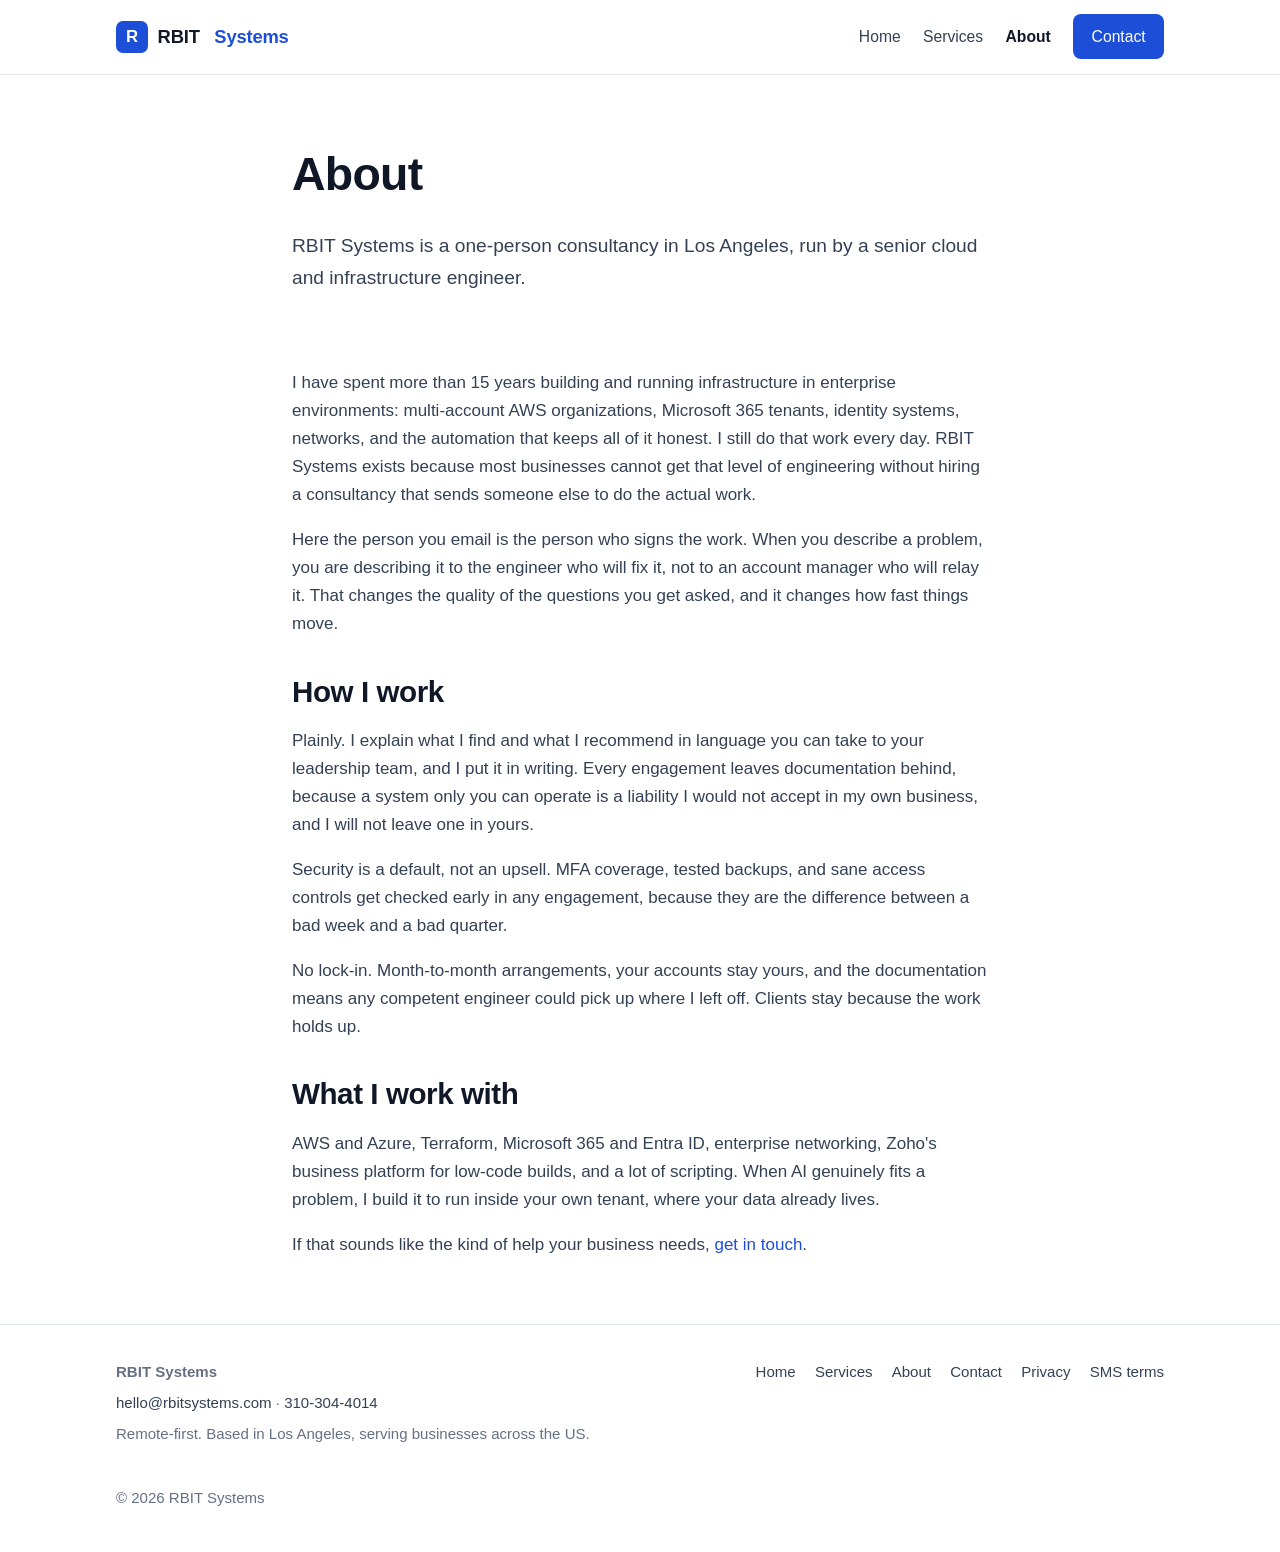
<file: about.html>
<!DOCTYPE html>
<html lang="en">
<head>
  <meta charset="utf-8">
  <meta name="viewport" content="width=device-width, initial-scale=1">
  <title>About | RBIT Systems</title>
  <meta name="description" content="RBIT Systems is a one-person IT consultancy in Los Angeles, run by a senior cloud and infrastructure engineer with 15+ years in enterprise environments.">
  <link rel="canonical" href="https://rbitsystems.com/about">
  <meta property="og:title" content="About | RBIT Systems">
  <meta property="og:description" content="Senior cloud and infrastructure engineer in Los Angeles with 15+ years in enterprise environments.">
  <meta property="og:url" content="https://rbitsystems.com/about">
  <meta property="og:type" content="website">
  <meta property="og:image" content="https://rbitsystems.com/assets/og-image.png">
  <meta name="twitter:card" content="summary_large_image">
  <link rel="icon" href="/assets/favicon.svg" type="image/svg+xml">
  <link rel="stylesheet" href="/assets/style.css">
  <script type="application/ld+json">
  {
    "@context": "https://schema.org",
    "@type": "AboutPage",
    "mainEntity": {
      "@type": "ProfessionalService",
      "name": "RBIT Systems",
      "url": "https://rbitsystems.com/",
      "email": "hello@rbitsystems.com",
      "telephone": "+1-310-304-4014",
      "address": { "@type": "PostalAddress", "addressLocality": "Los Angeles", "addressRegion": "CA", "addressCountry": "US" }
    }
  }
  </script>
</head>
<body>

<header class="site-header">
  <div class="container">
    <a class="brand" href="/"><span class="tile">R</span>RBIT&nbsp;<span class="sub">Systems</span></a>
    <nav class="site-nav" aria-label="Main">
      <a href="/">Home</a>
      <a href="/services">Services</a>
      <a href="/about" aria-current="page">About</a>
      <a class="btn" href="/contact">Contact</a>
    </nav>
  </div>
</header>

<main>

  <section class="hero">
    <div class="container prose">
      <h1>About</h1>
      <p class="lead">RBIT Systems is a one-person consultancy in Los Angeles, run by a senior cloud and infrastructure engineer.</p>
    </div>
  </section>

  <div class="container prose" style="padding-bottom:3rem">

    <p>I have spent more than 15 years building and running infrastructure in enterprise environments: multi-account AWS organizations, Microsoft 365 tenants, identity systems, networks, and the automation that keeps all of it honest. I still do that work every day. RBIT Systems exists because most businesses cannot get that level of engineering without hiring a consultancy that sends someone else to do the actual work.</p>

    <p>Here the person you email is the person who signs the work. When you describe a problem, you are describing it to the engineer who will fix it, not to an account manager who will relay it. That changes the quality of the questions you get asked, and it changes how fast things move.</p>

    <h2>How I work</h2>

    <p>Plainly. I explain what I find and what I recommend in language you can take to your leadership team, and I put it in writing. Every engagement leaves documentation behind, because a system only you can operate is a liability I would not accept in my own business, and I will not leave one in yours.</p>

    <p>Security is a default, not an upsell. MFA coverage, tested backups, and sane access controls get checked early in any engagement, because they are the difference between a bad week and a bad quarter.</p>

    <p>No lock-in. Month-to-month arrangements, your accounts stay yours, and the documentation means any competent engineer could pick up where I left off. Clients stay because the work holds up.</p>

    <h2>What I work with</h2>

    <p>AWS and Azure, Terraform, Microsoft 365 and Entra ID, enterprise networking, Zoho's business platform for low-code builds, and a lot of scripting. When AI genuinely fits a problem, I build it to run inside your own tenant, where your data already lives.</p>

    <p>If that sounds like the kind of help your business needs, <a href="/contact">get in touch</a>.</p>

  </div>

</main>

<footer class="site-footer">
  <div class="container">
    <div>
      <div><strong>RBIT Systems</strong></div>
      <div class="fine"><a href="mailto:hello@rbitsystems.com">hello@rbitsystems.com</a> &middot; <a href="tel:+13103044014">310-304-4014</a></div>
      <div class="fine">Remote-first. Based in Los Angeles, serving businesses across the US.</div>
    </div>
    <nav aria-label="Footer">
      <a href="/">Home</a>
      <a href="/services">Services</a>
      <a href="/about">About</a>
      <a href="/contact">Contact</a>
      <a href="/privacy-policy">Privacy</a>
      <a href="/sms-terms">SMS terms</a>
    </nav>
    <div class="fine">&copy; 2026 RBIT Systems</div>
  </div>
</footer>

</body>
</html>
</file>
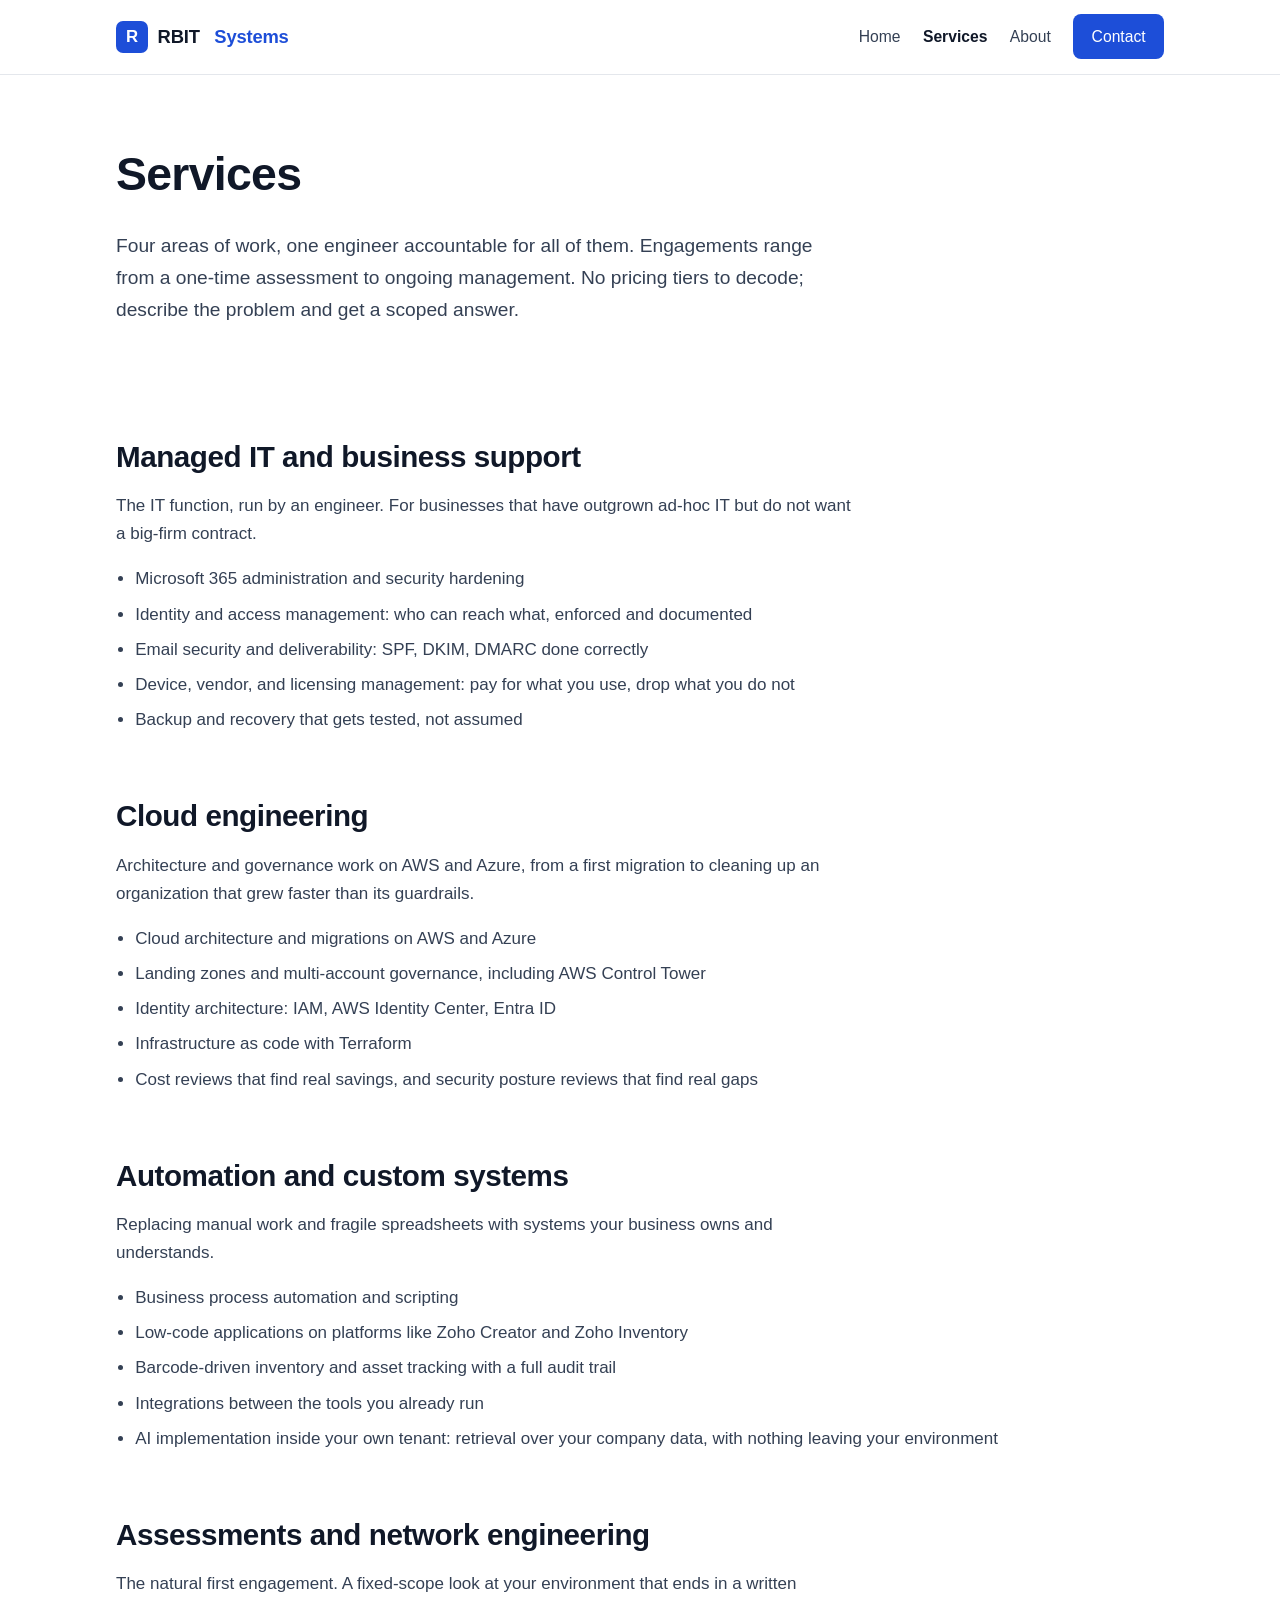
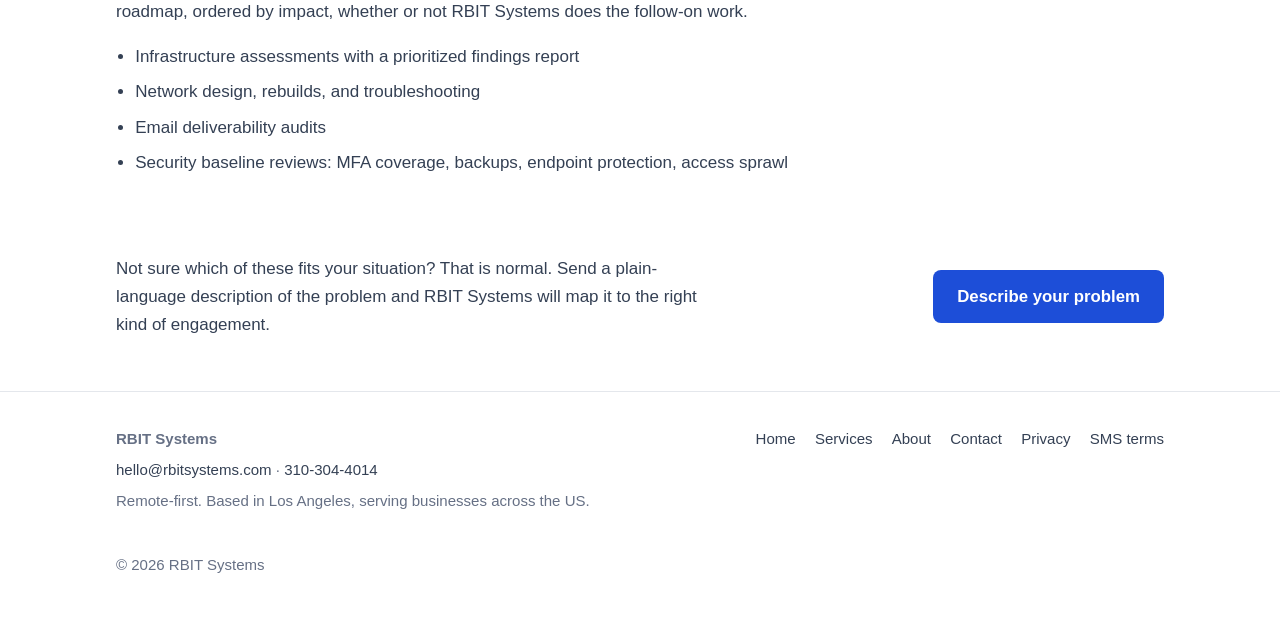
<file: services.html>
<!DOCTYPE html>
<html lang="en">
<head>
  <meta charset="utf-8">
  <meta name="viewport" content="width=device-width, initial-scale=1">
  <title>Services | RBIT Systems</title>
  <meta name="description" content="Managed IT, cloud engineering on AWS and Azure, business process automation, AI implementation, and infrastructure assessments. Remote, US-wide.">
  <link rel="canonical" href="https://rbitsystems.com/services">
  <meta property="og:title" content="Services | RBIT Systems">
  <meta property="og:description" content="Managed IT, cloud engineering on AWS and Azure, business process automation, AI implementation, and infrastructure assessments.">
  <meta property="og:url" content="https://rbitsystems.com/services">
  <meta property="og:type" content="website">
  <meta property="og:image" content="https://rbitsystems.com/assets/og-image.png">
  <meta name="twitter:card" content="summary_large_image">
  <link rel="icon" href="/assets/favicon.svg" type="image/svg+xml">
  <link rel="stylesheet" href="/assets/style.css">
</head>
<body>

<header class="site-header">
  <div class="container">
    <a class="brand" href="/"><span class="tile">R</span>RBIT&nbsp;<span class="sub">Systems</span></a>
    <nav class="site-nav" aria-label="Main">
      <a href="/">Home</a>
      <a href="/services" aria-current="page">Services</a>
      <a href="/about">About</a>
      <a class="btn" href="/contact">Contact</a>
    </nav>
  </div>
</header>

<main>

  <section class="hero">
    <div class="container">
      <h1>Services</h1>
      <p class="lead">Four areas of work, one engineer accountable for all of them. Engagements range from a one-time assessment to ongoing management. No pricing tiers to decode; describe the problem and get a scoped answer.</p>
    </div>
  </section>

  <div class="container">

    <section class="service-group" id="managed-it">
      <h2>Managed IT and business support</h2>
      <p class="blurb">The IT function, run by an engineer. For businesses that have outgrown ad-hoc IT but do not want a big-firm contract.</p>
      <ul>
        <li>Microsoft 365 administration and security hardening</li>
        <li>Identity and access management: who can reach what, enforced and documented</li>
        <li>Email security and deliverability: SPF, DKIM, DMARC done correctly</li>
        <li>Device, vendor, and licensing management: pay for what you use, drop what you do not</li>
        <li>Backup and recovery that gets tested, not assumed</li>
      </ul>
    </section>

    <section class="service-group" id="cloud">
      <h2>Cloud engineering</h2>
      <p class="blurb">Architecture and governance work on AWS and Azure, from a first migration to cleaning up an organization that grew faster than its guardrails.</p>
      <ul>
        <li>Cloud architecture and migrations on AWS and Azure</li>
        <li>Landing zones and multi-account governance, including AWS Control Tower</li>
        <li>Identity architecture: IAM, AWS Identity Center, Entra ID</li>
        <li>Infrastructure as code with Terraform</li>
        <li>Cost reviews that find real savings, and security posture reviews that find real gaps</li>
      </ul>
    </section>

    <section class="service-group" id="automation">
      <h2>Automation and custom systems</h2>
      <p class="blurb">Replacing manual work and fragile spreadsheets with systems your business owns and understands.</p>
      <ul>
        <li>Business process automation and scripting</li>
        <li>Low-code applications on platforms like Zoho Creator and Zoho Inventory</li>
        <li>Barcode-driven inventory and asset tracking with a full audit trail</li>
        <li>Integrations between the tools you already run</li>
        <li>AI implementation inside your own tenant: retrieval over your company data, with nothing leaving your environment</li>
      </ul>
    </section>

    <section class="service-group" id="assessments">
      <h2>Assessments and network engineering</h2>
      <p class="blurb">The natural first engagement. A fixed-scope look at your environment that ends in a written roadmap, ordered by impact, whether or not RBIT Systems does the follow-on work.</p>
      <ul>
        <li>Infrastructure assessments with a prioritized findings report</li>
        <li>Network design, rebuilds, and troubleshooting</li>
        <li>Email deliverability audits</li>
        <li>Security baseline reviews: MFA coverage, backups, endpoint protection, access sprawl</li>
      </ul>
    </section>

  </div>

  <section class="section cta-band">
    <div class="container">
      <p>Not sure which of these fits your situation? That is normal. Send a plain-language description of the problem and RBIT Systems will map it to the right kind of engagement.</p>
      <a class="btn btn-lg" href="/contact">Describe your problem</a>
    </div>
  </section>

</main>

<footer class="site-footer">
  <div class="container">
    <div>
      <div><strong>RBIT Systems</strong></div>
      <div class="fine"><a href="mailto:hello@rbitsystems.com">hello@rbitsystems.com</a> &middot; <a href="tel:+13103044014">310-304-4014</a></div>
      <div class="fine">Remote-first. Based in Los Angeles, serving businesses across the US.</div>
    </div>
    <nav aria-label="Footer">
      <a href="/">Home</a>
      <a href="/services">Services</a>
      <a href="/about">About</a>
      <a href="/contact">Contact</a>
      <a href="/privacy-policy">Privacy</a>
      <a href="/sms-terms">SMS terms</a>
    </nav>
    <div class="fine">&copy; 2026 RBIT Systems</div>
  </div>
</footer>

</body>
</html>
</file>
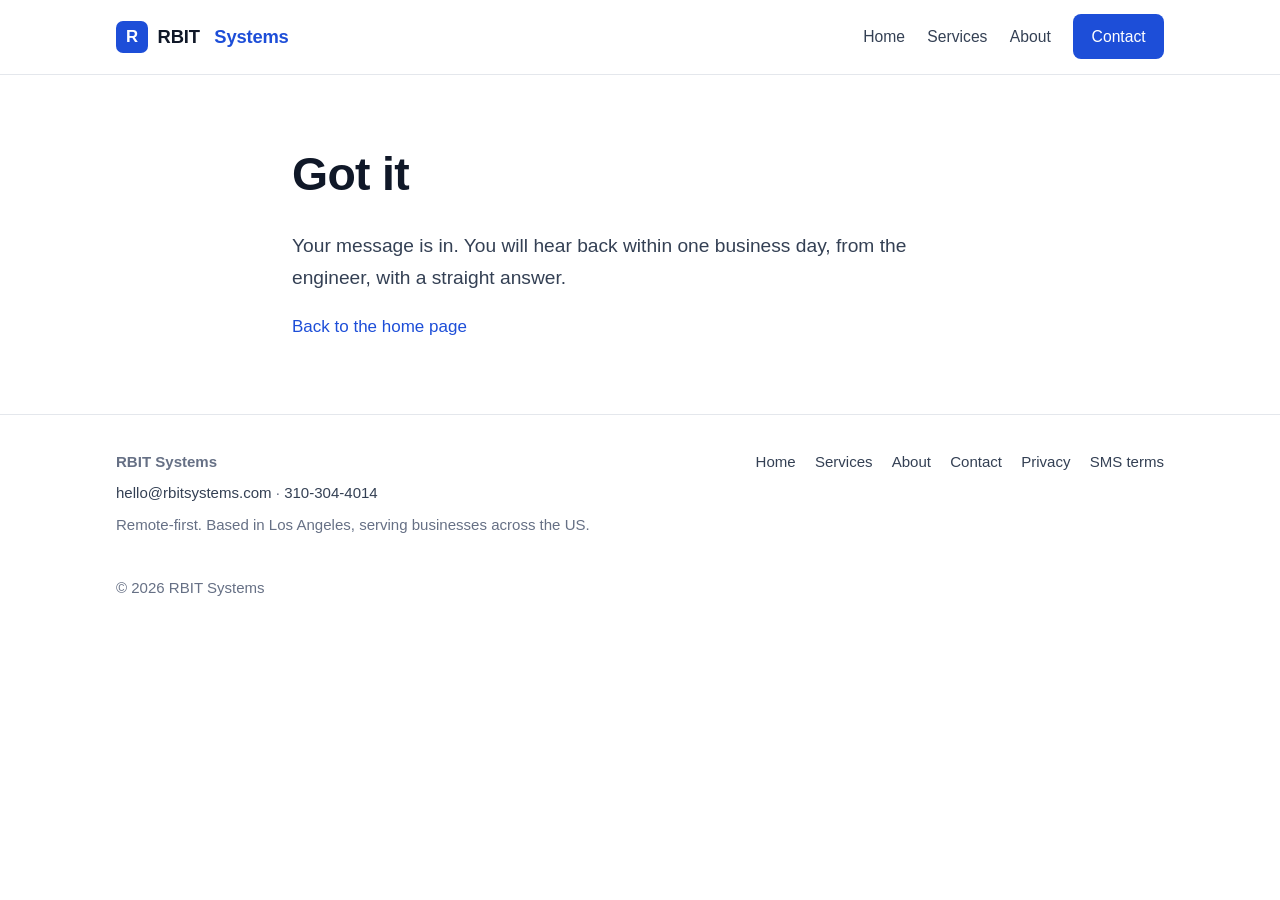
<file: thanks.html>
<!DOCTYPE html>
<html lang="en">
<head>
  <meta charset="utf-8">
  <meta name="viewport" content="width=device-width, initial-scale=1">
  <title>Message sent | RBIT Systems</title>
  <meta name="robots" content="noindex">
  <link rel="icon" href="/assets/favicon.svg" type="image/svg+xml">
  <link rel="stylesheet" href="/assets/style.css">
</head>
<body>

<header class="site-header">
  <div class="container">
    <a class="brand" href="/"><span class="tile">R</span>RBIT&nbsp;<span class="sub">Systems</span></a>
    <nav class="site-nav" aria-label="Main">
      <a href="/">Home</a>
      <a href="/services">Services</a>
      <a href="/about">About</a>
      <a class="btn" href="/contact">Contact</a>
    </nav>
  </div>
</header>

<main>
  <section class="hero">
    <div class="container prose">
      <h1>Got it</h1>
      <p class="lead">Your message is in. You will hear back within one business day, from the engineer, with a straight answer.</p>
      <p><a href="/">Back to the home page</a></p>
    </div>
  </section>
</main>

<footer class="site-footer">
  <div class="container">
    <div>
      <div><strong>RBIT Systems</strong></div>
      <div class="fine"><a href="mailto:hello@rbitsystems.com">hello@rbitsystems.com</a> &middot; <a href="tel:+13103044014">310-304-4014</a></div>
      <div class="fine">Remote-first. Based in Los Angeles, serving businesses across the US.</div>
    </div>
    <nav aria-label="Footer">
      <a href="/">Home</a>
      <a href="/services">Services</a>
      <a href="/about">About</a>
      <a href="/contact">Contact</a>
      <a href="/privacy-policy">Privacy</a>
      <a href="/sms-terms">SMS terms</a>
    </nav>
    <div class="fine">&copy; 2026 RBIT Systems</div>
  </div>
</footer>

</body>
</html>
</file>
<file: assets/style.css>
/* RBIT Systems — single shared stylesheet. System font stack, no external fonts, no JS dependencies. */

:root {
  --ink: #101828;
  --body: #344054;
  --muted: #667085;
  --accent: #1d4ed8;
  --accent-dark: #1e40af;
  --accent-soft: #eff4ff;
  --bg: #ffffff;
  --surface: #f8fafc;
  --border: #e4e7ec;
  --radius: 10px;
  --maxw: 68rem;
}

* { box-sizing: border-box; }

html { scroll-behavior: smooth; }

body {
  margin: 0;
  font-family: -apple-system, BlinkMacSystemFont, "Segoe UI", Roboto, Helvetica, Arial, sans-serif;
  font-size: 1.0625rem;
  line-height: 1.65;
  color: var(--body);
  background: var(--bg);
  -webkit-font-smoothing: antialiased;
}

h1, h2, h3 {
  color: var(--ink);
  line-height: 1.2;
  margin: 0 0 0.6em;
  letter-spacing: -0.015em;
}

h1 { font-size: clamp(1.9rem, 4.5vw, 2.9rem); font-weight: 750; }
h2 { font-size: clamp(1.4rem, 3vw, 1.85rem); font-weight: 700; }
h3 { font-size: 1.12rem; font-weight: 650; }

p { margin: 0 0 1em; }

a { color: var(--accent); text-decoration: none; }
a:hover { text-decoration: underline; }

.container {
  max-width: var(--maxw);
  margin: 0 auto;
  padding: 0 1.25rem;
}

/* Header */

.site-header {
  border-bottom: 1px solid var(--border);
  background: var(--bg);
}

.site-header .container {
  display: flex;
  align-items: center;
  justify-content: space-between;
  flex-wrap: wrap;
  gap: 0.6rem 1rem;
  padding-top: 0.9rem;
  padding-bottom: 0.9rem;
}

.brand {
  display: flex;
  align-items: center;
  gap: 0.6rem;
  color: var(--ink);
  font-weight: 750;
  font-size: 1.15rem;
  letter-spacing: -0.01em;
}

.brand:hover { text-decoration: none; }

.brand .tile {
  width: 2rem;
  height: 2rem;
  border-radius: 7px;
  background: var(--accent);
  color: #fff;
  display: inline-flex;
  align-items: center;
  justify-content: center;
  font-weight: 800;
  font-size: 1.05rem;
}

.brand .sub { color: var(--accent); font-weight: 650; }

.site-nav {
  display: flex;
  align-items: center;
  gap: 1.4rem;
  flex-wrap: wrap;
}

@media (max-width: 34rem) {
  .site-nav { gap: 0.9rem; }
  .site-nav .btn { padding: 0.45rem 0.85rem; }
}

.site-nav a { color: var(--body); font-weight: 500; font-size: 0.98rem; }
.site-nav a:hover { color: var(--ink); text-decoration: none; }
.site-nav a[aria-current="page"] { color: var(--ink); font-weight: 650; }

.btn {
  display: inline-block;
  background: var(--accent);
  color: #fff !important;
  font-weight: 600;
  padding: 0.6rem 1.15rem;
  border-radius: 8px;
  border: none;
  font-size: 1rem;
  cursor: pointer;
}

.btn:hover { background: var(--accent-dark); text-decoration: none; }

.btn-lg { padding: 0.8rem 1.5rem; font-size: 1.05rem; }

/* Sections */

.hero { padding: 4.5rem 0 3.5rem; }
.hero p.lead { font-size: 1.2rem; max-width: 44rem; color: var(--body); }
.hero .actions { margin-top: 1.8rem; display: flex; gap: 1rem; align-items: center; flex-wrap: wrap; }
.hero .actions .alt { font-weight: 550; }

.section { padding: 3.25rem 0; }
.section.surface { background: var(--surface); border-top: 1px solid var(--border); border-bottom: 1px solid var(--border); }
.section-intro { max-width: 44rem; }

.cards {
  display: grid;
  grid-template-columns: repeat(auto-fit, minmax(15.5rem, 1fr));
  gap: 1.1rem;
  margin-top: 1.8rem;
}

.card {
  background: var(--bg);
  border: 1px solid var(--border);
  border-radius: var(--radius);
  padding: 1.4rem 1.4rem 1.2rem;
}

.card h3 { margin-bottom: 0.5rem; }
.card p { color: var(--body); font-size: 0.98rem; margin-bottom: 0.7rem; }
.card a { font-weight: 550; font-size: 0.95rem; }

.steps { display: grid; grid-template-columns: repeat(auto-fit, minmax(14rem, 1fr)); gap: 1.5rem; margin-top: 1.6rem; }
.steps .step h3 { display: flex; align-items: baseline; gap: 0.55rem; }
.steps .num {
  color: var(--accent);
  font-weight: 750;
  font-variant-numeric: tabular-nums;
}

.cred { display: flex; gap: 2.5rem; flex-wrap: wrap; margin-top: 1.4rem; }
.cred div strong { display: block; color: var(--ink); font-size: 1.05rem; }
.cred div span { color: var(--muted); font-size: 0.95rem; }

/* Services page */

.service-group { padding: 2.4rem 0 0.6rem; }
.service-group h2 { scroll-margin-top: 1.5rem; }
.service-group ul { margin: 0.8rem 0 1rem; padding-left: 1.2rem; }
.service-group li { margin-bottom: 0.45rem; }
.service-group .blurb { max-width: 46rem; }

/* Contact page */

.contact-grid {
  display: grid;
  grid-template-columns: minmax(0, 1.4fr) minmax(0, 1fr);
  gap: 2.5rem;
  align-items: start;
}

@media (max-width: 44rem) {
  .contact-grid { grid-template-columns: 1fr; }
}

.contact-aside {
  background: var(--surface);
  border: 1px solid var(--border);
  border-radius: var(--radius);
  padding: 1.4rem;
}

.contact-aside h3 { margin-bottom: 0.4rem; }
.contact-aside p { font-size: 0.98rem; }

form .field { margin-bottom: 1.05rem; }

label { display: block; font-weight: 600; color: var(--ink); margin-bottom: 0.3rem; font-size: 0.98rem; }
label .opt { color: var(--muted); font-weight: 450; }

input[type="text"], input[type="email"], input[type="tel"], textarea {
  width: 100%;
  padding: 0.65rem 0.8rem;
  border: 1px solid var(--border);
  border-radius: 8px;
  font: inherit;
  color: var(--ink);
  background: var(--bg);
}

input:focus, textarea:focus { outline: 2px solid var(--accent); outline-offset: 1px; border-color: var(--accent); }

textarea { min-height: 9rem; resize: vertical; }

form .consent { display: flex; gap: 0.6rem; align-items: flex-start; margin-bottom: 1.05rem; }
form .consent input[type="checkbox"] { flex: none; width: 1rem; height: 1rem; margin-top: 0.25rem; accent-color: var(--accent); }
form .consent label { margin-bottom: 0; font-weight: 450; font-size: 0.9rem; line-height: 1.55; color: var(--muted); }

.hp { position: absolute; left: -9999px; top: -9999px; }

.form-note { color: var(--muted); font-size: 0.9rem; }

.notice {
  border-radius: 8px;
  padding: 0.85rem 1rem;
  margin-bottom: 1.2rem;
  font-size: 0.98rem;
}

.notice.ok { background: #ecfdf3; border: 1px solid #abefc6; color: #085d3a; }
.notice.err { background: #fef3f2; border: 1px solid #fecdca; color: #912018; }

/* CTA band */

.cta-band { text-align: left; }
.cta-band .container { display: flex; align-items: center; justify-content: space-between; gap: 1.5rem; flex-wrap: wrap; }
.cta-band p { margin: 0; color: var(--body); max-width: 38rem; }

/* Footer */

.site-footer {
  border-top: 1px solid var(--border);
  padding: 2.2rem 0 2.6rem;
  color: var(--muted);
  font-size: 0.94rem;
}

.site-footer .container { display: flex; justify-content: space-between; gap: 2rem; flex-wrap: wrap; }
.site-footer nav { display: flex; gap: 1.2rem; flex-wrap: wrap; }
.site-footer a { color: var(--body); }
.site-footer .fine { margin-top: 0.4rem; }

/* Prose pages (about) */

.prose { max-width: 46rem; }
.prose h2 { margin-top: 2.2rem; }

/* Plain-prose restatement of the SMS disclosure. The same terms appear beside
   the consent checkbox, but text inside a <label> is skipped by some compliance
   scrapers, so the form's terms are also stated here as ordinary prose. */
.sms-disclosure { margin: 2rem 0 0; padding-top: 1.25rem; border-top: 0.5px solid var(--rule, #e5e2db); }
.sms-disclosure h2 { font-size: 0.95rem; margin: 0 0 0.4rem; }
.sms-disclosure p { font-size: 0.9rem; line-height: 1.6; margin: 0; }
</file>
